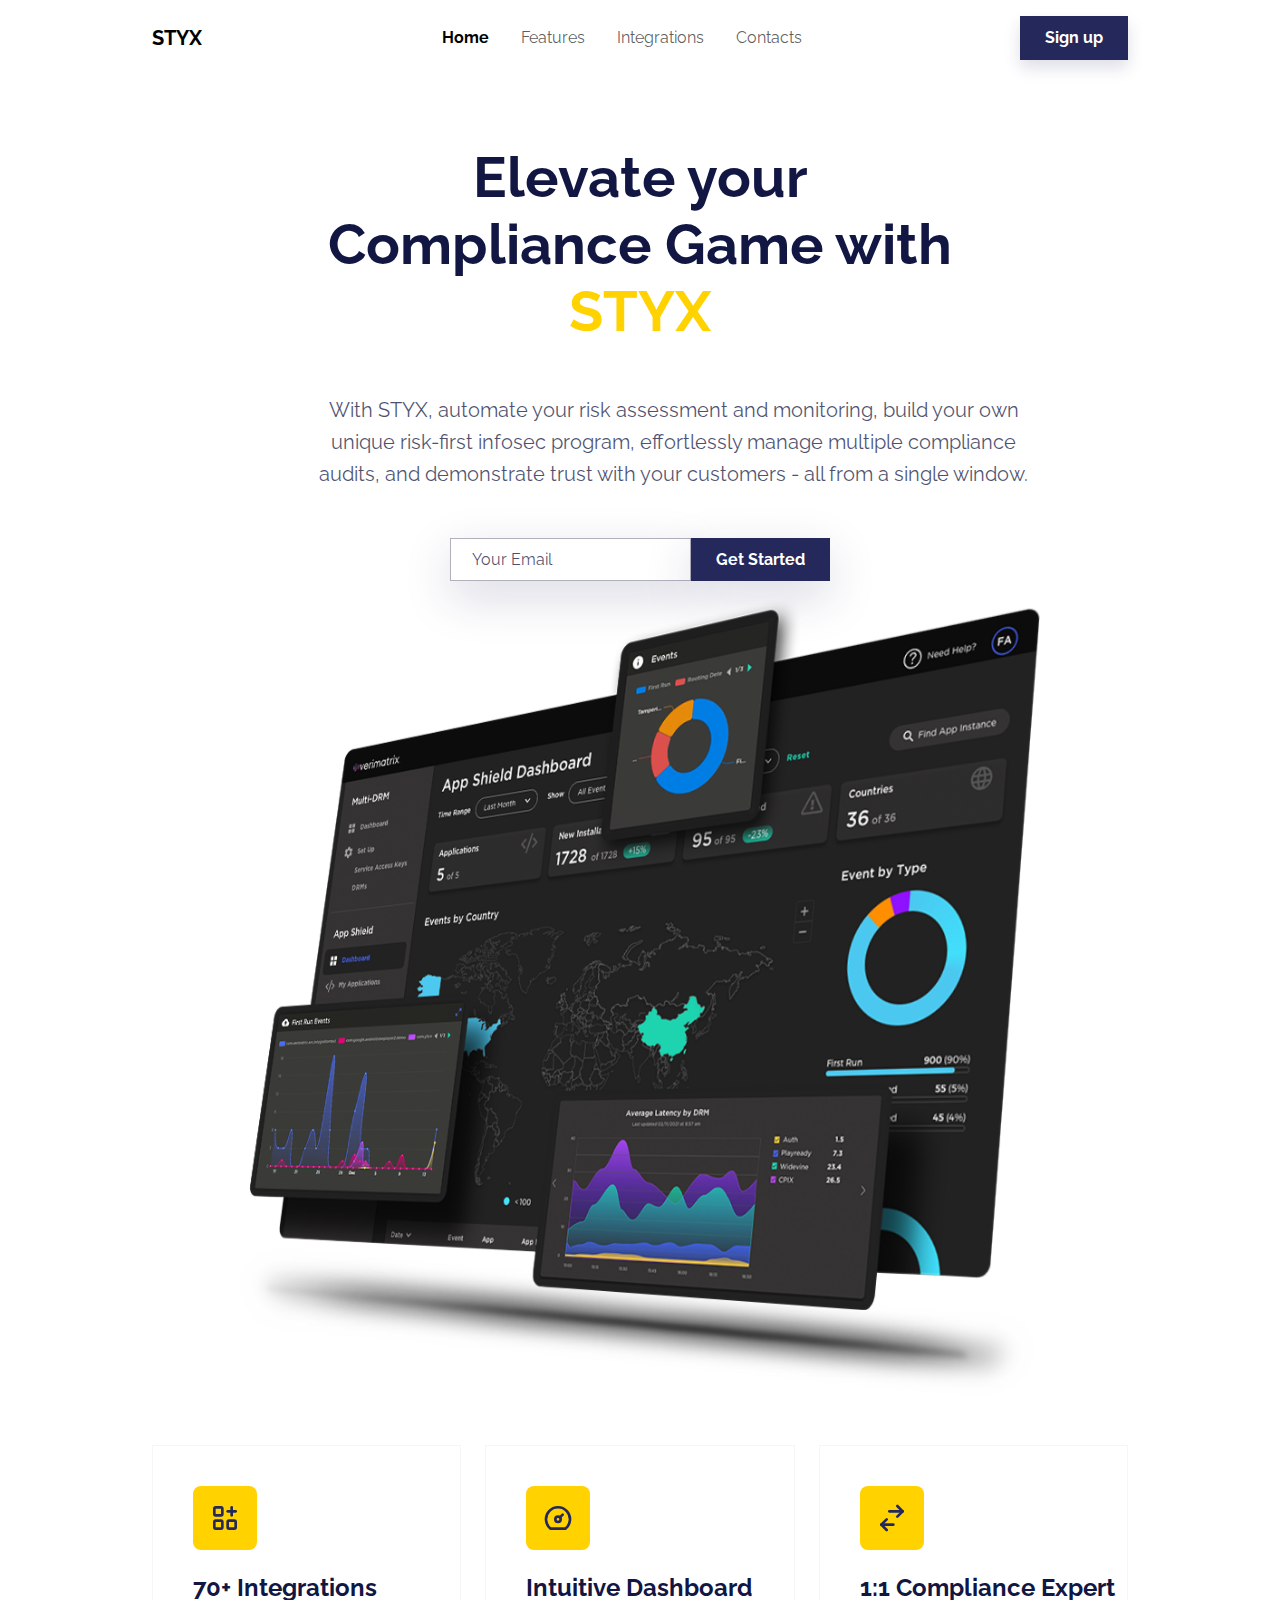
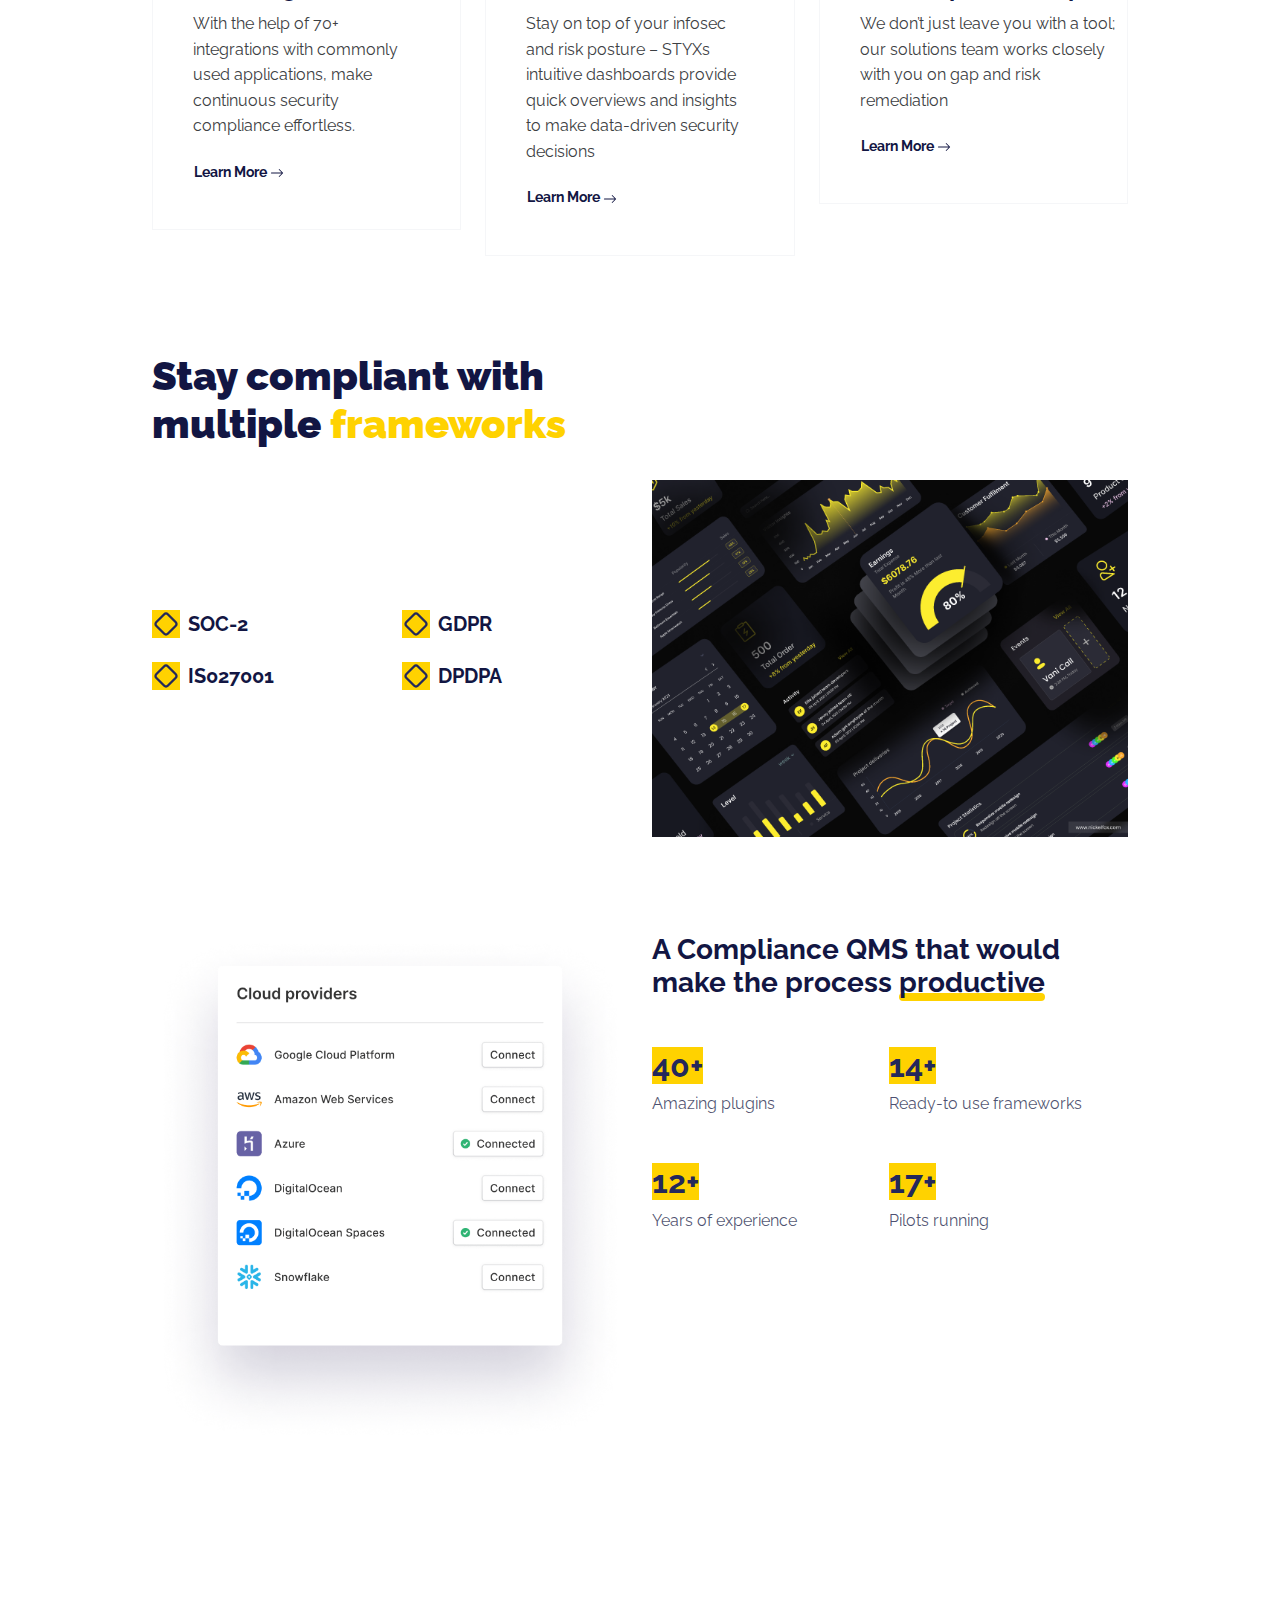
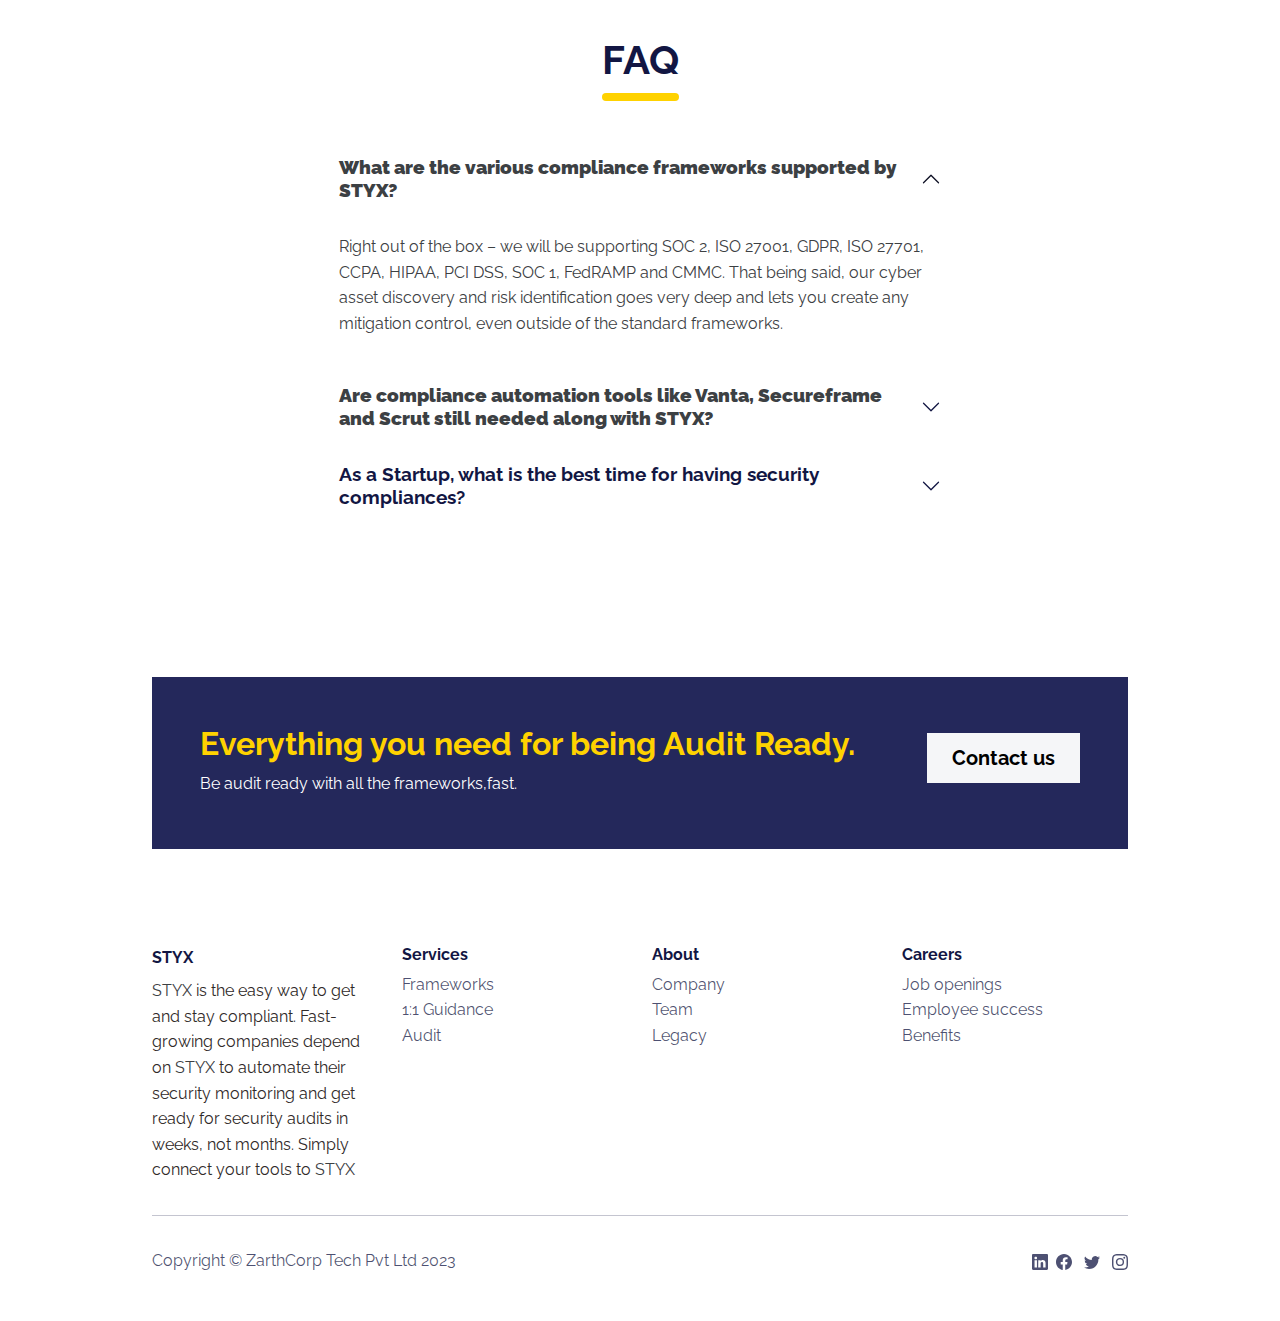
<file: index.html>
<!DOCTYPE html>
<html data-bs-theme="light" lang="en">

<head>
    <meta charset="utf-8">
    <meta name="viewport" content="width=device-width, initial-scale=1.0, shrink-to-fit=no">
    <title>Home - Brand</title>
    <link rel="stylesheet" href="assets/bootstrap/css/bootstrap.min.css">
    <link rel="stylesheet" href="https://fonts.googleapis.com/css?family=Raleway:300italic,400italic,600italic,700italic,800italic,400,300,600,700,800&amp;display=swap">
</head>

<body>
    <script>
        window.blocConfig = {
          blocId: "CM16899403640138432",
        }
    </script>
    <script src='https://embed.askbloc.ai/api/embed'></script>

    <nav class="navbar navbar-expand-md fixed-top navbar-shrink py-3 navbar-light" id="mainNav">
        <div class="container"><a class="navbar-brand d-flex align-items-center" href="/"><span style="color: 255,210,0;">STYX&nbsp;</span></a><button data-bs-toggle="collapse" class="navbar-toggler" data-bs-target="#navcol-1"><span class="visually-hidden">Toggle navigation</span><span class="navbar-toggler-icon"></span></button>
            <div class="collapse navbar-collapse" id="navcol-1">
                <ul class="navbar-nav mx-auto">
                    <li class="nav-item"><a class="nav-link active" href="index.html">Home</a></li>
                    <li class="nav-item"><a class="nav-link" href="features.html">Features</a></li>
                    <li class="nav-item"><a class="nav-link" href="integrations.html">Integrations</a></li>
                    <li class="nav-item"><a class="nav-link" href="contacts.html">Contacts</a></li>
                </ul><a class="btn btn-primary shadow" role="button" href="https://forms.gle/PVbZhEm9NqwEzxpr6">Sign up</a>
            </div>
        </div>
    </nav>
    <header class="pt-5">
        <div class="container pt-4 pt-xl-5">
            <div class="row pt-5">
                <div class="col-md-8 text-center text-md-start mx-auto">
                    <div class="text-center">
                        <h1 class="display-4 fw-bold mb-5">Elevate your Compliance Game with <span style="color: rgb(255, 210, 0);">STYX</span></h1>
                        <p class="fs-5 text-muted mb-5" style="width: 710PX;">With STYX, automate your risk assessment and monitoring, build your own<br>unique risk-first infosec program, effortlessly manage multiple compliance<br>audits, and demonstrate trust with your customers - all from a single window.</p>
                        <form class="d-flex justify-content-center flex-wrap" method="post">
                            <div class="shadow-lg mb-3"><input class="form-control" type="email" name="email" placeholder="Your Email"></div>
                            <div class="shadow-lg mb-3"><a class="btn btn-primary" role="button" href="https://forms.gle/PVbZhEm9NqwEzxpr6">Get Started</a></div>
                        </form>
                    </div>
                </div>
                <div class="col-12 col-lg-10 mx-auto">
                    <div class="text-center position-relative"><img class="img-fluid" src="assets/img/illustrations/3d%20dashboard.png" style="width: 800px;"></div>
                </div>
            </div>
        </div>
    </header>
    <section>
        <div class="container py-4 py-xl-5">
            <div class="row gy-4 row-cols-1 row-cols-md-2 row-cols-lg-3">
                <div class="col">
                    <div class="card border-light border-1 d-flex justify-content-center p-4">
                        <div class="card-body">
                            <div class="bs-icon-lg bs-icon-rounded bs-icon-secondary d-flex flex-shrink-0 justify-content-center align-items-center d-inline-block mb-4 bs-icon"><svg xmlns="http://www.w3.org/2000/svg" width="1em" height="1em" viewBox="0 0 24 24" stroke-width="2" stroke="currentColor" fill="none" stroke-linecap="round" stroke-linejoin="round" class="icon icon-tabler icon-tabler-apps">
                                    <path stroke="none" d="M0 0h24v24H0z" fill="none"></path>
                                    <rect x="4" y="4" width="6" height="6" rx="1"></rect>
                                    <rect x="4" y="14" width="6" height="6" rx="1"></rect>
                                    <rect x="14" y="14" width="6" height="6" rx="1"></rect>
                                    <line x1="14" y1="7" x2="20" y2="7"></line>
                                    <line x1="17" y1="4" x2="17" y2="10"></line>
                                </svg></div>
                            <div>
                                <h4 class="fw-bold">70+ Integrations</h4>
                                <p class="text-muted"><span style="color: rgb(60, 64, 67);">With the help of 70+ integrations with commonly used applications, make continuous security compliance effortless.</span></p><button class="btn btn-sm px-0" type="button">Learn More&nbsp;<svg xmlns="http://www.w3.org/2000/svg" width="1em" height="1em" fill="currentColor" viewBox="0 0 16 16" class="bi bi-arrow-right">
                                        <path fill-rule="evenodd" d="M1 8a.5.5 0 0 1 .5-.5h11.793l-3.147-3.146a.5.5 0 0 1 .708-.708l4 4a.5.5 0 0 1 0 .708l-4 4a.5.5 0 0 1-.708-.708L13.293 8.5H1.5A.5.5 0 0 1 1 8z"></path>
                                    </svg><br></button>
                            </div>
                        </div>
                    </div>
                </div>
                <div class="col">
                    <div class="card border-light border-1 d-flex justify-content-center p-4">
                        <div class="card-body">
                            <div class="bs-icon-lg bs-icon-rounded bs-icon-secondary d-flex flex-shrink-0 justify-content-center align-items-center d-inline-block mb-4 bs-icon"><svg xmlns="http://www.w3.org/2000/svg" width="1em" height="1em" viewBox="0 0 24 24" stroke-width="2" stroke="currentColor" fill="none" stroke-linecap="round" stroke-linejoin="round" class="icon icon-tabler icon-tabler-dashboard">
                                    <path stroke="none" d="M0 0h24v24H0z" fill="none"></path>
                                    <circle cx="12" cy="13" r="2"></circle>
                                    <line x1="13.45" y1="11.55" x2="15.5" y2="9.5"></line>
                                    <path d="M6.4 20a9 9 0 1 1 11.2 0Z"></path>
                                </svg></div>
                            <div>
                                <h4 class="fw-bold">Intuitive Dashboard</h4>
                                <p class="text-muted"><span style="color: rgb(60, 64, 67);">Stay on top of your infosec and risk posture – STYXs intuitive dashboards provide quick overviews and insights to make data-driven security decisions</span></p><button class="btn btn-sm px-0" type="button">Learn More&nbsp;<svg xmlns="http://www.w3.org/2000/svg" width="1em" height="1em" fill="currentColor" viewBox="0 0 16 16" class="bi bi-arrow-right">
                                        <path fill-rule="evenodd" d="M1 8a.5.5 0 0 1 .5-.5h11.793l-3.147-3.146a.5.5 0 0 1 .708-.708l4 4a.5.5 0 0 1 0 .708l-4 4a.5.5 0 0 1-.708-.708L13.293 8.5H1.5A.5.5 0 0 1 1 8z"></path>
                                    </svg><br></button>
                            </div>
                        </div>
                    </div>
                </div>
                <div class="col">
                    <div class="card border-light border-1 d-flex justify-content-center p-4">
                        <div class="card-body" style="width: 300px;">
                            <div class="bs-icon-lg bs-icon-rounded bs-icon-secondary d-flex flex-shrink-0 justify-content-center align-items-center d-inline-block mb-4 bs-icon"><svg xmlns="http://www.w3.org/2000/svg" width="1em" height="1em" viewBox="0 0 24 24" stroke-width="2" stroke="currentColor" fill="none" stroke-linecap="round" stroke-linejoin="round" class="icon icon-tabler icon-tabler-switch-horizontal">
                                    <path stroke="none" d="M0 0h24v24H0z" fill="none"></path>
                                    <polyline points="16 3 20 7 16 11"></polyline>
                                    <line x1="10" y1="7" x2="20" y2="7"></line>
                                    <polyline points="8 13 4 17 8 21"></polyline>
                                    <line x1="4" y1="17" x2="13" y2="17"></line>
                                </svg></div>
                            <div>
                                <h4 class="fw-bold">1:1 Compliance Expert</h4>
                                <p class="text-muted"><span style="color: rgb(60, 64, 67);">We don’t just leave you with a tool; our solutions team works closely with you on gap and risk remediation</span></p><button class="btn btn-sm px-0" type="button">Learn More&nbsp;<svg xmlns="http://www.w3.org/2000/svg" width="1em" height="1em" fill="currentColor" viewBox="0 0 16 16" class="bi bi-arrow-right">
                                        <path fill-rule="evenodd" d="M1 8a.5.5 0 0 1 .5-.5h11.793l-3.147-3.146a.5.5 0 0 1 .708-.708l4 4a.5.5 0 0 1 0 .708l-4 4a.5.5 0 0 1-.708-.708L13.293 8.5H1.5A.5.5 0 0 1 1 8z"></path>
                                    </svg><br></button>
                            </div>
                        </div>
                    </div>
                </div>
            </div>
        </div>
    </section>
    <section>
        <div class="container py-4 py-xl-5">
            <div class="row">
                <div class="col-md-6">
                    <h3 class="display-6 fw-bold pb-md-4"><strong>Stay compliant with multiple<span style="color: rgba(0, 0, 0, 0);"> </span><span style="color: rgb(255, 210, 0);">frameworks</span></strong></h3>
                </div>
                <div class="col-md-6 pt-4">
                    <p class="text-muted mb-4"></p>
                </div>
            </div>
            <div class="row gy-4 gy-md-0">
                <div class="col-md-6 d-flex d-sm-flex d-md-flex justify-content-center align-items-center justify-content-md-start align-items-md-center justify-content-xl-center">
                    <div>
                        <div class="row gy-2 row-cols-1 row-cols-sm-2">
                            <div class="col text-center text-md-start">
                                <div class="d-flex justify-content-center align-items-center justify-content-md-start"><svg xmlns="http://www.w3.org/2000/svg" width="1em" height="1em" viewBox="0 0 24 24" stroke-width="2" stroke="currentColor" fill="none" stroke-linecap="round" stroke-linejoin="round" class="icon icon-tabler icon-tabler-square-rotated fs-3 text-primary bg-warning">
                                        <path stroke="none" d="M0 0h24v24H0z" fill="none"></path>
                                        <path d="M10.5 20.4l-6.9-6.9c-.781-.781-.781-2.219 0-3l6.9-6.9c.781-.781 2.219-.781 3 0l6.9 6.9c.781.781.781 2.219 0 3l-6.9 6.9c-.781.781-2.219.781-3 0z"></path>
                                    </svg>
                                    <h5 class="fw-bold mb-0 ms-2">SOC-2</h5>
                                </div>
                                <p class="text-muted my-3"></p>
                            </div>
                            <div class="col text-center text-md-start">
                                <div class="d-flex justify-content-center align-items-center justify-content-md-start"><svg xmlns="http://www.w3.org/2000/svg" width="1em" height="1em" viewBox="0 0 24 24" stroke-width="2" stroke="currentColor" fill="none" stroke-linecap="round" stroke-linejoin="round" class="icon icon-tabler icon-tabler-square-rotated fs-3 text-primary bg-warning">
                                        <path stroke="none" d="M0 0h24v24H0z" fill="none"></path>
                                        <path d="M10.5 20.4l-6.9-6.9c-.781-.781-.781-2.219 0-3l6.9-6.9c.781-.781 2.219-.781 3 0l6.9 6.9c.781.781.781 2.219 0 3l-6.9 6.9c-.781.781-2.219.781-3 0z"></path>
                                    </svg>
                                    <h5 class="fw-bold mb-0 ms-2">GDPR</h5>
                                </div>
                                <p class="text-muted my-3"></p>
                            </div>
                            <div class="col text-center text-md-start">
                                <div class="d-flex justify-content-center align-items-center justify-content-md-start"><svg xmlns="http://www.w3.org/2000/svg" width="1em" height="1em" viewBox="0 0 24 24" stroke-width="2" stroke="currentColor" fill="none" stroke-linecap="round" stroke-linejoin="round" class="icon icon-tabler icon-tabler-square-rotated fs-3 text-primary bg-warning">
                                        <path stroke="none" d="M0 0h24v24H0z" fill="none"></path>
                                        <path d="M10.5 20.4l-6.9-6.9c-.781-.781-.781-2.219 0-3l6.9-6.9c.781-.781 2.219-.781 3 0l6.9 6.9c.781.781.781 2.219 0 3l-6.9 6.9c-.781.781-2.219.781-3 0z"></path>
                                    </svg>
                                    <h5 class="fw-bold mb-0 ms-2">IS027001</h5>
                                </div>
                                <p class="text-muted my-3"></p>
                            </div>
                            <div class="col text-center text-md-start">
                                <div class="d-flex justify-content-center align-items-center justify-content-md-start"><svg xmlns="http://www.w3.org/2000/svg" width="1em" height="1em" viewBox="0 0 24 24" stroke-width="2" stroke="currentColor" fill="none" stroke-linecap="round" stroke-linejoin="round" class="icon icon-tabler icon-tabler-square-rotated fs-3 text-primary bg-warning">
                                        <path stroke="none" d="M0 0h24v24H0z" fill="none"></path>
                                        <path d="M10.5 20.4l-6.9-6.9c-.781-.781-.781-2.219 0-3l6.9-6.9c.781-.781 2.219-.781 3 0l6.9 6.9c.781.781.781 2.219 0 3l-6.9 6.9c-.781.781-2.219.781-3 0z"></path>
                                    </svg>
                                    <h5 class="fw-bold mb-0 ms-2">DPDPA</h5>
                                </div>
                                <p class="text-muted my-3"></p>
                            </div>
                        </div>
                    </div>
                </div>
                <div class="col-md-6 order-first order-md-last">
                    <div><img class="rounded img-fluid w-100 fit-cover" style="min-height: 300px;" src="assets/img/illustrations/header.png"></div>
                </div>
            </div>
        </div>
    </section>
    <section>
        <div class="container py-4 py-xl-5">
            <div class="row gy-4 gy-md-0">
                <div class="col-md-6 text-center text-md-start d-flex d-sm-flex d-md-flex justify-content-center align-items-center justify-content-md-start align-items-md-center justify-content-xl-center">
                    <div><img class="rounded img-fluid fit-cover" style="min-height: 300px;" src="assets/img/illustrations/6298d5a08de90423ae71c79e_Default%20Content%20Card-min.png" width="800"></div>
                </div>
                <div class="col">
                    <div style="max-width: 450px;">
                        <h3 class="fw-bold pb-md-4">A Compliance QMS that would make the process&nbsp;<span class="underline">productive</span></h3>
                        <p class="text-muted py-4 py-md-0"></p>
                        <div class="row gy-4 row-cols-2 row-cols-md-2">
                            <div class="col">
                                <div><span class="fs-2 fw-bold text-primary bg-warning">40+</span>
                                    <p class="fw-normal text-muted">Amazing plugins</p>
                                </div>
                            </div>
                            <div class="col">
                                <div><span class="fs-2 fw-bold text-primary bg-warning">14+</span>
                                    <p class="fw-normal text-muted">Ready-to use frameworks</p>
                                </div>
                            </div>
                            <div class="col">
                                <div><span class="fs-2 fw-bold text-primary bg-warning">12+</span>
                                    <p class="fw-normal text-muted">Years of experience</p>
                                </div>
                            </div>
                            <div class="col">
                                <div><span class="fs-2 fw-bold text-primary bg-warning">17+</span>
                                    <p class="fw-normal text-muted">Pilots running</p>
                                </div>
                            </div>
                        </div>
                    </div>
                </div>
            </div>
        </div>
    </section>
    <section class="py-5"></section>
    <section class="py-4 py-xl-5 mb-5">
        <div class="container">
            <div class="row mb-2">
                <div class="col-md-8 col-xl-6 text-center mx-auto">
                    <h2 class="display-6 fw-bold mb-5"><span class="pb-3 underline">FAQ<br></span></h2>
                    <p class="text-muted mb-5"></p>
                </div>
            </div>
            <div class="row mb-2">
                <div class="col-md-8 mx-auto">
                    <div class="accordion text-muted" role="tablist" id="accordion-1">
                        <div class="accordion-item">
                            <h2 class="accordion-header" role="tab"><button class="accordion-button" type="button" data-bs-toggle="collapse" data-bs-target="#accordion-1 .item-1" aria-expanded="true" aria-controls="accordion-1 .item-1"><strong><span style="color: rgb(60, 64, 67); background-color: var( --e-global-color-uicore_light );">What are the various compliance frameworks supported by STYX?</span></strong></button></h2>
                            <div class="accordion-collapse collapse show item-1" role="tabpanel" data-bs-parent="#accordion-1">
                                <div class="accordion-body">
                                    <p><span style="color: rgb(60, 64, 67);">Right out of the box – we will be supporting SOC 2, ISO 27001, GDPR, ISO 27701, CCPA, HIPAA, PCI DSS, SOC 1, FedRAMP and CMMC. That being said, our cyber asset discovery and risk identification goes very deep and lets you create any mitigation control, even outside of the standard frameworks.</span></p>
                                </div>
                            </div>
                        </div>
                        <div class="accordion-item">
                            <h2 class="accordion-header" role="tab"><button class="accordion-button collapsed" type="button" data-bs-toggle="collapse" data-bs-target="#accordion-1 .item-2" aria-expanded="false" aria-controls="accordion-1 .item-2"><strong><span style="color: rgb(60, 64, 67); background-color: var( --e-global-color-uicore_light );">Are compliance automation tools like Vanta, Secureframe and Scrut still needed along with STYX?</span></strong></button></h2>
                            <div class="accordion-collapse collapse item-2" role="tabpanel" data-bs-parent="#accordion-1">
                                <div class="accordion-body">
                                    <p class="mb-0"><span style="color: rgb(60, 64, 67);">Absolutely not – we take an asset-first and risk-first approach to identify all threats first, irrespective of what standards they correspond to, but the D.O.T platform supports all compliance frameworks right out of the box, with end-to-end solution support, so you neither have to work with other tools, nor external consultants.</span><br></p>
                                </div>
                            </div>
                        </div>
                        <div class="accordion-item">
                            <h2 class="accordion-header" role="tab"><button class="accordion-button collapsed" type="button" data-bs-toggle="collapse" data-bs-target="#accordion-1 .item-3" aria-expanded="false" aria-controls="accordion-1 .item-3">As a Startup, what is the best time for having security compliances?</button></h2>
                            <div class="accordion-collapse collapse item-3" role="tabpanel" data-bs-parent="#accordion-1">
                                <div class="accordion-body">
                                    <p class="mb-0"><span style="color: rgb(34, 29, 29);">No matter the size of your organization, the right time to get your security compliance was yesterday!</span><br></p>
                                    <p><span style="color: rgb(38, 33, 33);">That being said, there aren’t any set timelines on when is the right time to pursue security compliance. In our experience, organisations&nbsp;typically pursue security compliance following triggers, such as customer asks, before entering new geographies, to get a competitive edge, and more. We’ve also seen organisations&nbsp;kickstart their compliance journeys even before securing their first customer.</span></p>
                                </div>
                            </div>
                        </div>
                    </div>
                </div>
            </div>
        </div>
    </section>
    <section class="py-4 py-xl-5">
        <div class="container">
            <div class="text-white bg-primary border rounded border-0 border-primary d-flex flex-column justify-content-between flex-lg-row p-4 p-md-5">
                <div class="pb-2 pb-lg-1">
                    <h2 class="fw-bold text-warning mb-2">Everything you need for being Audit Ready.</h2>
                    <p class="mb-0">Be audit ready with all the frameworks,fast.</p>
                </div>
                <div class="my-2"><a class="btn btn-light fs-5 py-2 px-4" role="button" href="https://forms.gle/PVbZhEm9NqwEzxpr6">Contact us</a></div>
            </div>
        </div>
    </section>
    <footer>
        <div class="container py-4 py-lg-5">
            <div class="row row-cols-2 row-cols-md-4">
                <div class="col-12 col-md-3">
                    <div class="fw-bold d-flex align-items-center mb-2"><span>STYX</span></div>
                    <p class="text-muted"><span style="color: rgb(60, 64, 67);">STYX</span><span style="color: rgb(47, 41, 41); background-color: rgb(255, 255, 255);">&nbsp;is the easy way to get and stay compliant. Fast-growing companies depend on&nbsp;</span><span style="color: rgb(60, 64, 67);">STYX</span><span style="color: rgb(47, 41, 41); background-color: rgb(255, 255, 255);">&nbsp;to automate their security monitoring and get ready for security audits in weeks, not months. Simply connect your tools to&nbsp;</span><span style="color: rgb(60, 64, 67);">STYX</span></p>
                </div>
                <div class="col-sm-4 col-md-3 text-lg-start d-flex flex-column">
                    <h3 class="fs-6 fw-bold">Services</h3>
                    <ul class="list-unstyled">
                        <li><a href="#">Frameworks</a></li>
                        <li><a href="#">1:1 Guidance</a></li>
                        <li><a href="#">Audit</a></li>
                    </ul>
                </div>
                <div class="col-sm-4 col-md-3 text-lg-start d-flex flex-column">
                    <h3 class="fs-6 fw-bold">About</h3>
                    <ul class="list-unstyled">
                        <li><a href="#">Company</a></li>
                        <li><a href="#">Team</a></li>
                        <li><a href="#">Legacy</a></li>
                    </ul>
                </div>
                <div class="col-sm-4 col-md-3 text-lg-start d-flex flex-column">
                    <h3 class="fs-6 fw-bold">Careers</h3>
                    <ul class="list-unstyled">
                        <li><a href="#">Job openings</a></li>
                        <li><a href="#">Employee success</a></li>
                        <li><a href="#">Benefits</a></li>
                    </ul>
                </div>
            </div>
            <hr>
            <div class="text-muted d-flex justify-content-between align-items-center pt-3">
                <p class="mb-0">Copyright © ZarthCorp Tech Pvt Ltd 2023</p>
                <ul class="list-inline mb-0">
                    <li class="list-inline-item"><svg xmlns="http://www.w3.org/2000/svg" width="1em" height="1em" fill="currentColor" viewBox="0 0 16 16" class="bi bi-linkedin" style="transform: translate(-8px);">
                            <path d="M0 1.146C0 .513.526 0 1.175 0h13.65C15.474 0 16 .513 16 1.146v13.708c0 .633-.526 1.146-1.175 1.146H1.175C.526 16 0 15.487 0 14.854V1.146zm4.943 12.248V6.169H2.542v7.225h2.401zm-1.2-8.212c.837 0 1.358-.554 1.358-1.248-.015-.709-.52-1.248-1.342-1.248-.822 0-1.359.54-1.359 1.248 0 .694.521 1.248 1.327 1.248h.016zm4.908 8.212V9.359c0-.216.016-.432.08-.586.173-.431.568-.878 1.232-.878.869 0 1.216.662 1.216 1.634v3.865h2.401V9.25c0-2.22-1.184-3.252-2.764-3.252-1.274 0-1.845.7-2.165 1.193v.025h-.016a5.54 5.54 0 0 1 .016-.025V6.169h-2.4c.03.678 0 7.225 0 7.225h2.4z"></path>
                        </svg><svg xmlns="http://www.w3.org/2000/svg" width="1em" height="1em" fill="currentColor" viewBox="0 0 16 16" class="bi bi-facebook">
                            <path d="M16 8.049c0-4.446-3.582-8.05-8-8.05C3.58 0-.002 3.603-.002 8.05c0 4.017 2.926 7.347 6.75 7.951v-5.625h-2.03V8.05H6.75V6.275c0-2.017 1.195-3.131 3.022-3.131.876 0 1.791.157 1.791.157v1.98h-1.009c-.993 0-1.303.621-1.303 1.258v1.51h2.218l-.354 2.326H9.25V16c3.824-.604 6.75-3.934 6.75-7.951z"></path>
                        </svg></li>
                    <li class="list-inline-item"><svg xmlns="http://www.w3.org/2000/svg" width="1em" height="1em" fill="currentColor" viewBox="0 0 16 16" class="bi bi-twitter">
                            <path d="M5.026 15c6.038 0 9.341-5.003 9.341-9.334 0-.14 0-.282-.006-.422A6.685 6.685 0 0 0 16 3.542a6.658 6.658 0 0 1-1.889.518 3.301 3.301 0 0 0 1.447-1.817 6.533 6.533 0 0 1-2.087.793A3.286 3.286 0 0 0 7.875 6.03a9.325 9.325 0 0 1-6.767-3.429 3.289 3.289 0 0 0 1.018 4.382A3.323 3.323 0 0 1 .64 6.575v.045a3.288 3.288 0 0 0 2.632 3.218 3.203 3.203 0 0 1-.865.115 3.23 3.23 0 0 1-.614-.057 3.283 3.283 0 0 0 3.067 2.277A6.588 6.588 0 0 1 .78 13.58a6.32 6.32 0 0 1-.78-.045A9.344 9.344 0 0 0 5.026 15z"></path>
                        </svg></li>
                    <li class="list-inline-item"><svg xmlns="http://www.w3.org/2000/svg" width="1em" height="1em" fill="currentColor" viewBox="0 0 16 16" class="bi bi-instagram">
                            <path d="M8 0C5.829 0 5.556.01 4.703.048 3.85.088 3.269.222 2.76.42a3.917 3.917 0 0 0-1.417.923A3.927 3.927 0 0 0 .42 2.76C.222 3.268.087 3.85.048 4.7.01 5.555 0 5.827 0 8.001c0 2.172.01 2.444.048 3.297.04.852.174 1.433.372 1.942.205.526.478.972.923 1.417.444.445.89.719 1.416.923.51.198 1.09.333 1.942.372C5.555 15.99 5.827 16 8 16s2.444-.01 3.298-.048c.851-.04 1.434-.174 1.943-.372a3.916 3.916 0 0 0 1.416-.923c.445-.445.718-.891.923-1.417.197-.509.332-1.09.372-1.942C15.99 10.445 16 10.173 16 8s-.01-2.445-.048-3.299c-.04-.851-.175-1.433-.372-1.941a3.926 3.926 0 0 0-.923-1.417A3.911 3.911 0 0 0 13.24.42c-.51-.198-1.092-.333-1.943-.372C10.443.01 10.172 0 7.998 0h.003zm-.717 1.442h.718c2.136 0 2.389.007 3.232.046.78.035 1.204.166 1.486.275.373.145.64.319.92.599.28.28.453.546.598.92.11.281.24.705.275 1.485.039.843.047 1.096.047 3.231s-.008 2.389-.047 3.232c-.035.78-.166 1.203-.275 1.485a2.47 2.47 0 0 1-.599.919c-.28.28-.546.453-.92.598-.28.11-.704.24-1.485.276-.843.038-1.096.047-3.232.047s-2.39-.009-3.233-.047c-.78-.036-1.203-.166-1.485-.276a2.478 2.478 0 0 1-.92-.598 2.48 2.48 0 0 1-.6-.92c-.109-.281-.24-.705-.275-1.485-.038-.843-.046-1.096-.046-3.233 0-2.136.008-2.388.046-3.231.036-.78.166-1.204.276-1.486.145-.373.319-.64.599-.92.28-.28.546-.453.92-.598.282-.11.705-.24 1.485-.276.738-.034 1.024-.044 2.515-.045v.002zm4.988 1.328a.96.96 0 1 0 0 1.92.96.96 0 0 0 0-1.92zm-4.27 1.122a4.109 4.109 0 1 0 0 8.217 4.109 4.109 0 0 0 0-8.217zm0 1.441a2.667 2.667 0 1 1 0 5.334 2.667 2.667 0 0 1 0-5.334z"></path>
                        </svg></li>
                </ul>
            </div>
        </div>
    </footer>
    <script src="assets/bootstrap/js/bootstrap.min.js"></script>
    <script src="assets/js/startup-modern.js"></script>
</body>

</html>
</file>
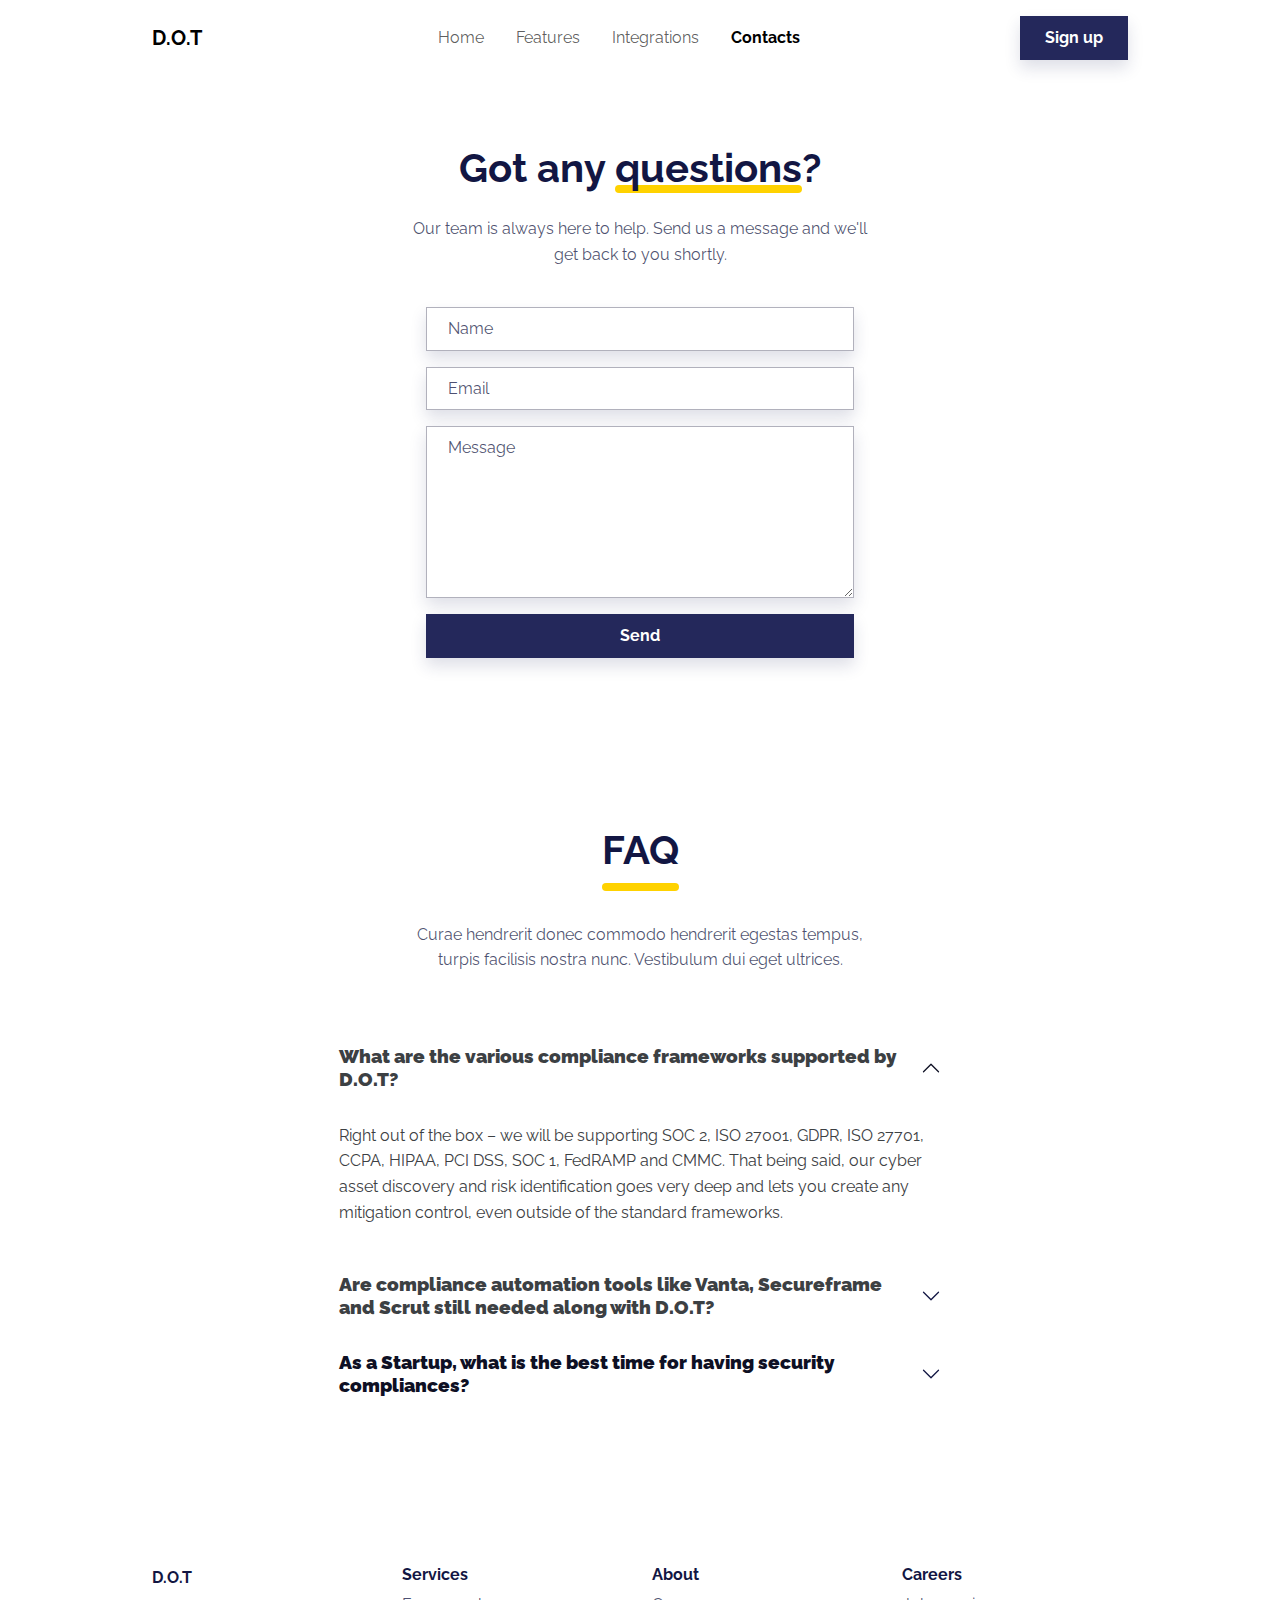
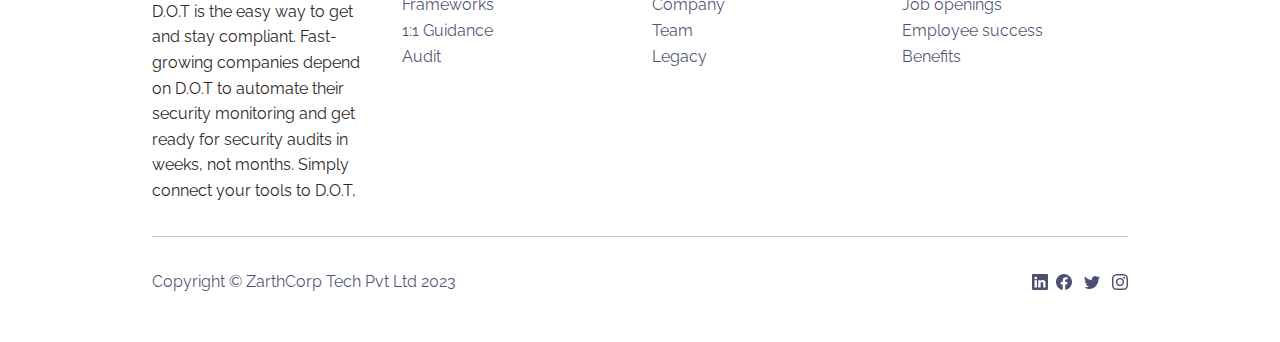
<file: contacts.html>
<!DOCTYPE html>
<html lang="en">

<head>
    <meta charset="utf-8">
    <meta name="viewport" content="width=device-width, initial-scale=1.0, shrink-to-fit=no">
    <title>Contacts - Brand</title>
    <link rel="stylesheet" href="assets/bootstrap/css/bootstrap.min.css">
    <link rel="stylesheet" href="https://fonts.googleapis.com/css?family=Raleway:300italic,400italic,600italic,700italic,800italic,400,300,600,700,800&amp;display=swap">
</head>

<body>
    <nav class="navbar navbar-light navbar-expand-md fixed-top navbar-shrink py-3" id="mainNav">
        <div class="container"><a class="navbar-brand d-flex align-items-center" href="/"><span style="color: 255,210,0;">D.O.T</span></a><button data-bs-toggle="collapse" class="navbar-toggler" data-bs-target="#navcol-1"><span class="visually-hidden">Toggle navigation</span><span class="navbar-toggler-icon"></span></button>
            <div class="collapse navbar-collapse" id="navcol-1">
                <ul class="navbar-nav mx-auto">
                    <li class="nav-item"><a class="nav-link" href="index.html">Home</a></li>
                    <li class="nav-item"><a class="nav-link" href="features.html">Features</a></li>
                    <li class="nav-item"><a class="nav-link" href="integrations.html">Integrations</a></li>
                    <li class="nav-item"><a class="nav-link active" href="contacts.html">Contacts</a></li>
                </ul><a class="btn btn-primary shadow" role="button" href="https://forms.gle/PVbZhEm9NqwEzxpr6">Sign up</a>
            </div>
        </div>
    </nav>
    <section class="py-5 mt-5">
        <div class="container py-5">
            <div class="row">
                <div class="col-md-8 col-xl-6 text-center mx-auto">
                    <h2 class="display-6 fw-bold mb-4">Got any <span class="underline">questions</span>?</h2>
                    <p class="text-muted">Our team is always here to help. Send us a message and we'll get back to you shortly.</p>
                </div>
            </div>
            <div class="row d-flex justify-content-center">
                <div class="col-md-6">
                    <div>
                        <form class="p-3 p-xl-4" method="post">
                            <div class="mb-3"><input class="shadow form-control" type="text" id="name-1" name="name" placeholder="Name"></div>
                            <div class="mb-3"><input class="shadow form-control" type="email" id="email-1" name="email" placeholder="Email"></div>
                            <div class="mb-3"><textarea class="shadow form-control" id="message-1" name="message" rows="6" placeholder="Message"></textarea></div>
                            <div><button class="btn btn-primary shadow d-block w-100" type="submit">Send </button></div>
                        </form>
                    </div>
                </div>
            </div>
        </div>
    </section>
    <section class="py-4 py-xl-5 mb-5">
        <div class="container">
            <div class="row mb-2">
                <div class="col-md-8 col-xl-6 text-center mx-auto">
                    <h2 class="display-6 fw-bold mb-5"><span class="pb-3 underline">FAQ<br></span></h2>
                    <p class="text-muted mb-5">Curae hendrerit donec commodo hendrerit egestas tempus, turpis facilisis nostra nunc. Vestibulum dui eget ultrices.</p>
                </div>
            </div>
            <div class="row mb-2">
                <div class="col-md-8 mx-auto">
                    <div class="accordion text-muted" role="tablist" id="accordion-1">
                        <div class="accordion-item">
                            <h2 class="accordion-header" role="tab"><button class="accordion-button" type="button" data-bs-toggle="collapse" data-bs-target="#accordion-1 .item-1" aria-expanded="true" aria-controls="accordion-1 .item-1"><strong><span style="color: rgb(60, 64, 67); background-color: var( --e-global-color-uicore_light );">What are the various compliance frameworks supported by D.O.T?</span></strong><br></button></h2>
                            <div class="accordion-collapse collapse show item-1" role="tabpanel" data-bs-parent="#accordion-1">
                                <div class="accordion-body">
                                    <p><span style="color: rgb(60, 64, 67); background-color: var(--bs-accordion-bg);">Right out of the box – we will be supporting SOC 2, ISO 27001, GDPR, ISO 27701, CCPA, HIPAA, PCI DSS, SOC 1, FedRAMP and CMMC. That being said, our cyber asset discovery and risk identification goes very deep and lets you create any mitigation control, even outside of the standard frameworks.</span><br></p>
                                </div>
                            </div>
                        </div>
                        <div class="accordion-item">
                            <h2 class="accordion-header" role="tab"><button class="accordion-button collapsed" type="button" data-bs-toggle="collapse" data-bs-target="#accordion-1 .item-2" aria-expanded="false" aria-controls="accordion-1 .item-2"><strong><span style="color: rgb(60, 64, 67); background-color: var( --e-global-color-uicore_light );">Are compliance automation tools like Vanta, Secureframe and Scrut still needed along with D.O.T?</span></strong><br><br></button></h2>
                            <div class="accordion-collapse collapse item-2" role="tabpanel" data-bs-parent="#accordion-1">
                                <div class="accordion-body">
                                    <p class="mb-0"><span style="color: rgb(60, 64, 67); background-color: var(--bs-accordion-bg);">Absolutely not – we take an asset-first and risk-first approach to identify all threats first, irrespective of what standards they correspond to, but the D.O.T platform supports all compliance frameworks right out of the box, with end-to-end solution support, so you neither have to work with other tools, nor external consultants.</span><br><br></p>
                                </div>
                            </div>
                        </div>
                        <div class="accordion-item">
                            <h2 class="accordion-header" role="tab"><button class="accordion-button collapsed" type="button" data-bs-toggle="collapse" data-bs-target="#accordion-1 .item-3" aria-expanded="false" aria-controls="accordion-1 .item-3"><strong><span style="color: var(--bs-accordion-active-color); background-color: var(--bs-accordion-active-bg);">As a Startup, what is the best time for having security compliances?</span></strong><br></button></h2>
                            <div class="accordion-collapse collapse item-3" role="tabpanel" data-bs-parent="#accordion-1">
                                <div class="accordion-body">
                                    <p class="mb-0"><span style="color: rgb(34, 29, 29);">No matter the size of your organization, the right time to get your security compliance was yesterday!</span><br><span style="color: rgb(38, 33, 33);">That being said, there aren’t any set timelines on when is the right time to pursue security compliance. In our experience, organisations&nbsp;typically pursue security compliance following triggers, such as customer asks, before entering new geographies, to get a competitive edge, and more. We’ve also seen organisations&nbsp;kickstart their compliance journeys even before securing their first customer.</span></p>
                                </div>
                            </div>
                        </div>
                    </div>
                </div>
            </div>
        </div>
    </section>
    <footer>
        <div class="container py-4 py-lg-5">
            <div class="row row-cols-2 row-cols-md-4">
                <div class="col-12 col-md-3">
                    <div class="fw-bold d-flex align-items-center mb-2"><span>D.O.T</span></div>
                    <p class="text-muted"><span style="color: rgb(47, 41, 41); background-color: rgb(255, 255, 255);">D.O.T is the easy way to get and stay compliant. Fast-growing companies depend on D.O.T to automate their security monitoring and get ready for security audits in weeks, not months. Simply connect your tools to D.O.T,&nbsp;</span><br></p>
                </div>
                <div class="col-sm-4 col-md-3 text-lg-start d-flex flex-column">
                    <h3 class="fs-6 fw-bold">Services</h3>
                    <ul class="list-unstyled">
                        <li><a href="#">Frameworks</a></li>
                        <li><a href="#">1:1 Guidance</a></li>
                        <li><a href="#">Audit</a></li>
                    </ul>
                </div>
                <div class="col-sm-4 col-md-3 text-lg-start d-flex flex-column">
                    <h3 class="fs-6 fw-bold">About</h3>
                    <ul class="list-unstyled">
                        <li><a href="#">Company</a></li>
                        <li><a href="#">Team</a></li>
                        <li><a href="#">Legacy</a></li>
                    </ul>
                </div>
                <div class="col-sm-4 col-md-3 text-lg-start d-flex flex-column">
                    <h3 class="fs-6 fw-bold">Careers</h3>
                    <ul class="list-unstyled">
                        <li><a href="#">Job openings</a></li>
                        <li><a href="#">Employee success</a></li>
                        <li><a href="#">Benefits</a></li>
                    </ul>
                </div>
            </div>
            <hr>
            <div class="text-muted d-flex justify-content-between align-items-center pt-3">
                <p class="mb-0">Copyright © ZarthCorp Tech Pvt Ltd 2023</p>
                <ul class="list-inline mb-0">
                    <li class="list-inline-item"><svg xmlns="http://www.w3.org/2000/svg" width="1em" height="1em" fill="currentColor" viewBox="0 0 16 16" class="bi bi-linkedin" style="transform: translate(-8px);">
                            <path d="M0 1.146C0 .513.526 0 1.175 0h13.65C15.474 0 16 .513 16 1.146v13.708c0 .633-.526 1.146-1.175 1.146H1.175C.526 16 0 15.487 0 14.854V1.146zm4.943 12.248V6.169H2.542v7.225h2.401zm-1.2-8.212c.837 0 1.358-.554 1.358-1.248-.015-.709-.52-1.248-1.342-1.248-.822 0-1.359.54-1.359 1.248 0 .694.521 1.248 1.327 1.248h.016zm4.908 8.212V9.359c0-.216.016-.432.08-.586.173-.431.568-.878 1.232-.878.869 0 1.216.662 1.216 1.634v3.865h2.401V9.25c0-2.22-1.184-3.252-2.764-3.252-1.274 0-1.845.7-2.165 1.193v.025h-.016a5.54 5.54 0 0 1 .016-.025V6.169h-2.4c.03.678 0 7.225 0 7.225h2.4z"></path>
                        </svg><svg xmlns="http://www.w3.org/2000/svg" width="1em" height="1em" fill="currentColor" viewBox="0 0 16 16" class="bi bi-facebook">
                            <path d="M16 8.049c0-4.446-3.582-8.05-8-8.05C3.58 0-.002 3.603-.002 8.05c0 4.017 2.926 7.347 6.75 7.951v-5.625h-2.03V8.05H6.75V6.275c0-2.017 1.195-3.131 3.022-3.131.876 0 1.791.157 1.791.157v1.98h-1.009c-.993 0-1.303.621-1.303 1.258v1.51h2.218l-.354 2.326H9.25V16c3.824-.604 6.75-3.934 6.75-7.951z"></path>
                        </svg></li>
                    <li class="list-inline-item"><svg xmlns="http://www.w3.org/2000/svg" width="1em" height="1em" fill="currentColor" viewBox="0 0 16 16" class="bi bi-twitter">
                            <path d="M5.026 15c6.038 0 9.341-5.003 9.341-9.334 0-.14 0-.282-.006-.422A6.685 6.685 0 0 0 16 3.542a6.658 6.658 0 0 1-1.889.518 3.301 3.301 0 0 0 1.447-1.817 6.533 6.533 0 0 1-2.087.793A3.286 3.286 0 0 0 7.875 6.03a9.325 9.325 0 0 1-6.767-3.429 3.289 3.289 0 0 0 1.018 4.382A3.323 3.323 0 0 1 .64 6.575v.045a3.288 3.288 0 0 0 2.632 3.218 3.203 3.203 0 0 1-.865.115 3.23 3.23 0 0 1-.614-.057 3.283 3.283 0 0 0 3.067 2.277A6.588 6.588 0 0 1 .78 13.58a6.32 6.32 0 0 1-.78-.045A9.344 9.344 0 0 0 5.026 15z"></path>
                        </svg></li>
                    <li class="list-inline-item"><svg xmlns="http://www.w3.org/2000/svg" width="1em" height="1em" fill="currentColor" viewBox="0 0 16 16" class="bi bi-instagram">
                            <path d="M8 0C5.829 0 5.556.01 4.703.048 3.85.088 3.269.222 2.76.42a3.917 3.917 0 0 0-1.417.923A3.927 3.927 0 0 0 .42 2.76C.222 3.268.087 3.85.048 4.7.01 5.555 0 5.827 0 8.001c0 2.172.01 2.444.048 3.297.04.852.174 1.433.372 1.942.205.526.478.972.923 1.417.444.445.89.719 1.416.923.51.198 1.09.333 1.942.372C5.555 15.99 5.827 16 8 16s2.444-.01 3.298-.048c.851-.04 1.434-.174 1.943-.372a3.916 3.916 0 0 0 1.416-.923c.445-.445.718-.891.923-1.417.197-.509.332-1.09.372-1.942C15.99 10.445 16 10.173 16 8s-.01-2.445-.048-3.299c-.04-.851-.175-1.433-.372-1.941a3.926 3.926 0 0 0-.923-1.417A3.911 3.911 0 0 0 13.24.42c-.51-.198-1.092-.333-1.943-.372C10.443.01 10.172 0 7.998 0h.003zm-.717 1.442h.718c2.136 0 2.389.007 3.232.046.78.035 1.204.166 1.486.275.373.145.64.319.92.599.28.28.453.546.598.92.11.281.24.705.275 1.485.039.843.047 1.096.047 3.231s-.008 2.389-.047 3.232c-.035.78-.166 1.203-.275 1.485a2.47 2.47 0 0 1-.599.919c-.28.28-.546.453-.92.598-.28.11-.704.24-1.485.276-.843.038-1.096.047-3.232.047s-2.39-.009-3.233-.047c-.78-.036-1.203-.166-1.485-.276a2.478 2.478 0 0 1-.92-.598 2.48 2.48 0 0 1-.6-.92c-.109-.281-.24-.705-.275-1.485-.038-.843-.046-1.096-.046-3.233 0-2.136.008-2.388.046-3.231.036-.78.166-1.204.276-1.486.145-.373.319-.64.599-.92.28-.28.546-.453.92-.598.282-.11.705-.24 1.485-.276.738-.034 1.024-.044 2.515-.045v.002zm4.988 1.328a.96.96 0 1 0 0 1.92.96.96 0 0 0 0-1.92zm-4.27 1.122a4.109 4.109 0 1 0 0 8.217 4.109 4.109 0 0 0 0-8.217zm0 1.441a2.667 2.667 0 1 1 0 5.334 2.667 2.667 0 0 1 0-5.334z"></path>
                        </svg></li>
                </ul>
            </div>
        </div>
    </footer>
    <script src="assets/bootstrap/js/bootstrap.min.js"></script>
    <script src="assets/js/startup-modern.js"></script>
</body>

</html>
</file>
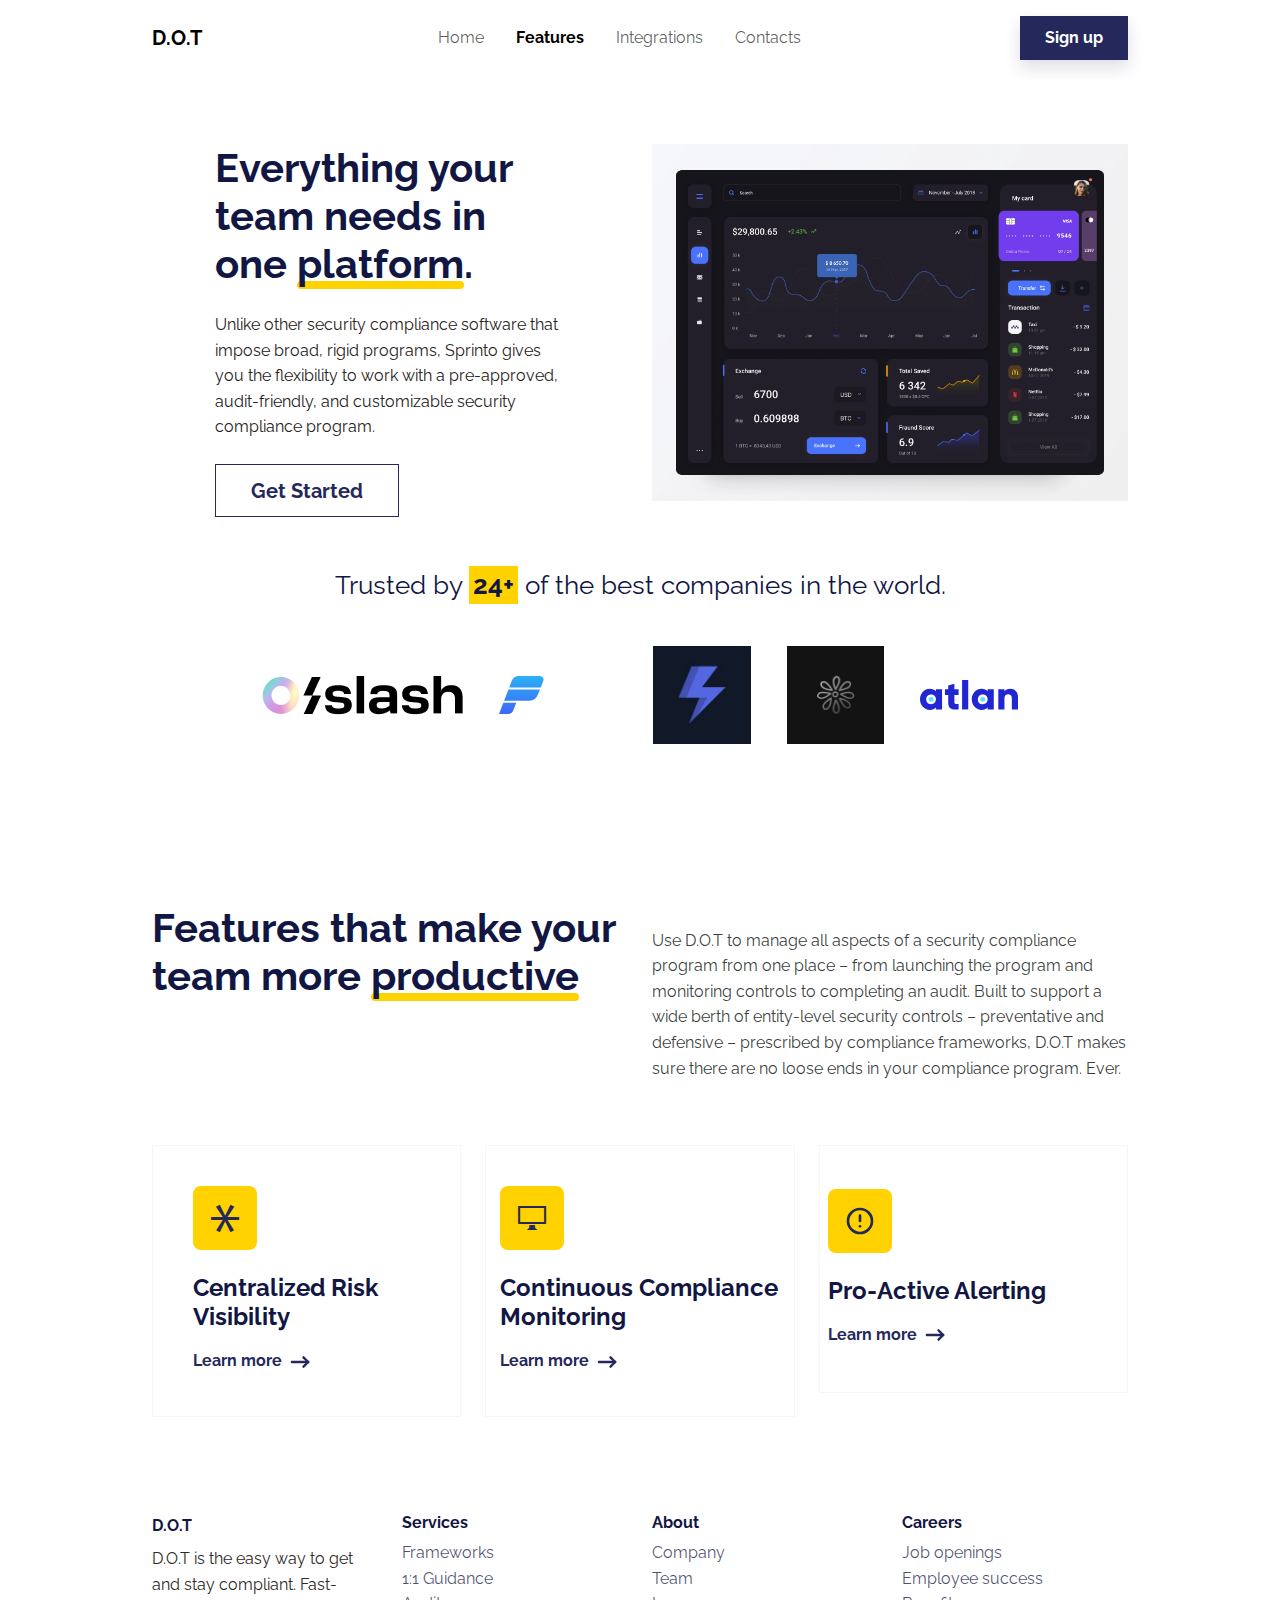
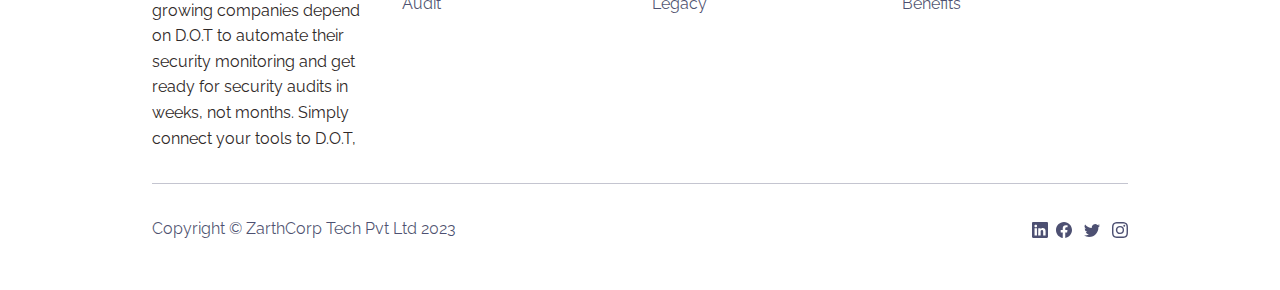
<file: features.html>
<!DOCTYPE html>
<html lang="en">

<head>
    <meta charset="utf-8">
    <meta name="viewport" content="width=device-width, initial-scale=1.0, shrink-to-fit=no">
    <title>Features - Brand</title>
    <link rel="stylesheet" href="assets/bootstrap/css/bootstrap.min.css">
    <link rel="stylesheet" href="https://fonts.googleapis.com/css?family=Raleway:300italic,400italic,600italic,700italic,800italic,400,300,600,700,800&amp;display=swap">
    <link rel="stylesheet" href="assets/fonts/ionicons.min.css">
</head>

<body>
    <nav class="navbar navbar-light navbar-expand-md fixed-top navbar-shrink py-3" id="mainNav">
        <div class="container"><a class="navbar-brand d-flex align-items-center" href="/"><span style="color: 255,210,0;">D.O.T</span></a><button data-bs-toggle="collapse" class="navbar-toggler" data-bs-target="#navcol-1"><span class="visually-hidden">Toggle navigation</span><span class="navbar-toggler-icon"></span></button>
            <div class="collapse navbar-collapse" id="navcol-1">
                <ul class="navbar-nav mx-auto">
                    <li class="nav-item"><a class="nav-link" href="index.html">Home</a></li>
                    <li class="nav-item"><a class="nav-link active" href="features.html">Features</a></li>
                    <li class="nav-item"><a class="nav-link" href="integrations.html">Integrations</a></li>
                    <li class="nav-item"><a class="nav-link" href="contacts.html">Contacts</a></li>
                </ul><a class="btn btn-primary shadow" role="button" href="https://forms.gle/PVbZhEm9NqwEzxpr6">Sign up</a>
            </div>
        </div>
    </nav>
    <section class="py-5 mt-5">
        <div class="container py-4 py-xl-5">
            <div class="row gy-4 gy-md-0">
                <div class="col-md-6 text-center text-md-start d-flex d-sm-flex d-md-flex justify-content-center align-items-center justify-content-md-start align-items-md-center justify-content-xl-center">
                    <div style="max-width: 350px;">
                        <h1 class="display-6 fw-bold mb-4">Everything your team needs in one&nbsp;<span class="underline">platform</span>.</h1>
                        <p class="my-4"><span style="color: rgb(40, 33, 33); background-color: rgb(255, 255, 255);">Unlike other security compliance software that impose broad, rigid programs, Sprinto gives you the flexibility to work with a pre-approved, audit-friendly, and customizable security compliance program.</span></p><a class="btn btn-outline-primary btn-lg" role="button" href="https://forms.gle/ddDUVXqr4LESh9iS8">Get Started</a>
                    </div>
                </div>
                <div class="col-md-6">
                    <div><img class="rounded img-fluid w-100 fit-cover" style="min-height: 300px;" src="assets/img/illustrations/Dasboard%202.webp"></div>
                </div>
            </div>
            <div class="text-center mt-5">
                <p class="mb-4" style="font-size: 1.6rem;">Trusted by <span class="bg-warning p-1"><strong>24+</strong></span>&nbsp;of the best companies in the world.</p><a href="#"> </a><a href="#"> <img class="m-3" src="assets/img/brands/61714951fd63bd6d0edac98e_Logologo.png"></a><a href="#"> <img class="m-3" src="assets/img/brands/pixis_white_logo-1.svg" style="color: var(--bs-black);"></a><a href="#"> <img class="m-3" src="assets/img/brands/withub.jpeg" width="10%"></a><a href="#"> <img class="m-3" src="assets/img/brands/ripen.jpeg" width="10%"></a><a href="#"> <img class="m-3" src="assets/img/brands/atlan-blue.svg" width="10%"></a>
            </div>
        </div>
    </section>
    <section>
        <div class="container py-4 py-xl-5">
            <div class="row mb-5">
                <div class="col-md-8 col-xl-6">
                    <h3 class="display-6 fw-bold pb-4 mb-4">Features that make your team more&nbsp;<span class="underline">productive</span></h3>
                </div>
                <div class="col-md-8 col-xl-6 pt-4">
                    <p class="text-muted"><span style="color: rgba(35, 31, 31, 0.89); background-color: rgb(255, 255, 255);">Use D.O.T to manage all aspects of a security compliance program from one place – from launching the program and monitoring controls to completing an audit. Built to support a wide berth of entity-level security controls – preventative and defensive – prescribed by compliance frameworks, D.O.T makes sure there are no loose ends in your compliance program. Ever.</span><br></p>
                </div>
            </div>
            <div class="row gy-4 row-cols-1 row-cols-md-2 row-cols-xl-3">
                <div class="col">
                    <div class="card border-light border-1 d-flex justify-content-center p-4">
                        <div class="card-body">
                            <div>
                                <div class="bs-icon-lg bs-icon-rounded bs-icon-secondary d-flex flex-shrink-0 justify-content-center align-items-center d-inline-block mb-4 bs-icon"><i class="icon ion-asterisk"></i></div>
                                <h4 class="fw-bold">Centralized Risk Visibility</h4>
                                <p class="text-muted"></p><a class="fw-bold link-primary" href="#">Learn more&nbsp;<svg xmlns="http://www.w3.org/2000/svg" width="1em" height="1em" viewBox="0 0 24 24" stroke-width="2" stroke="currentColor" fill="none" stroke-linecap="round" stroke-linejoin="round" class="icon icon-tabler icon-tabler-arrow-narrow-right fs-3">
                                        <path stroke="none" d="M0 0h24v24H0z" fill="none"></path>
                                        <line x1="5" y1="12" x2="19" y2="12"></line>
                                        <line x1="15" y1="16" x2="19" y2="12"></line>
                                        <line x1="15" y1="8" x2="19" y2="12"></line>
                                    </svg></a>
                            </div>
                        </div>
                    </div>
                </div>
                <div class="col">
                    <div class="card border-light border-1 d-flex justify-content-center p-4">
                        <div class="card-body">
                            <div style="width: 300px;transform: translate(-26px);">
                                <div class="bs-icon-lg bs-icon-rounded bs-icon-secondary d-flex flex-shrink-0 justify-content-center align-items-center d-inline-block mb-4 bs-icon"><i class="icon ion-monitor"></i></div>
                                <h4 class="fw-bold">Continuous Compliance Monitoring</h4>
                                <p class="text-muted"></p><a class="fw-bold link-primary" href="#">Learn more&nbsp;<svg xmlns="http://www.w3.org/2000/svg" width="1em" height="1em" viewBox="0 0 24 24" stroke-width="2" stroke="currentColor" fill="none" stroke-linecap="round" stroke-linejoin="round" class="icon icon-tabler icon-tabler-arrow-narrow-right fs-3">
                                        <path stroke="none" d="M0 0h24v24H0z" fill="none"></path>
                                        <line x1="5" y1="12" x2="19" y2="12"></line>
                                        <line x1="15" y1="16" x2="19" y2="12"></line>
                                        <line x1="15" y1="8" x2="19" y2="12"></line>
                                    </svg></a>
                            </div>
                        </div>
                    </div>
                </div>
                <div class="col d-flex justify-content-between flex-xl-column">
                    <div class="card border-light border-1 d-flex flex-grow-1 justify-content-center p-2 me-3 me-xl-0 mb-xl-4">
                        <div>
                            <div class="bs-icon-lg bs-icon-rounded bs-icon-secondary d-flex flex-shrink-0 justify-content-center align-items-center d-inline-block mb-4 bs-icon"><svg xmlns="http://www.w3.org/2000/svg" width="1em" height="1em" viewBox="0 0 24 24" stroke-width="2" stroke="currentColor" fill="none" stroke-linecap="round" stroke-linejoin="round" class="icon icon-tabler icon-tabler-alert-circle">
                                    <path stroke="none" d="M0 0h24v24H0z" fill="none"></path>
                                    <circle cx="12" cy="12" r="9"></circle>
                                    <line x1="12" y1="8" x2="12" y2="12"></line>
                                    <line x1="12" y1="16" x2="12.01" y2="16"></line>
                                </svg></div>
                            <h4 class="fw-bold">Pro-Active Alerting</h4>
                            <p class="text-muted"></p><a class="fw-bold link-primary" href="#">Learn more&nbsp;<svg xmlns="http://www.w3.org/2000/svg" width="1em" height="1em" viewBox="0 0 24 24" stroke-width="2" stroke="currentColor" fill="none" stroke-linecap="round" stroke-linejoin="round" class="icon icon-tabler icon-tabler-arrow-narrow-right fs-3">
                                    <path stroke="none" d="M0 0h24v24H0z" fill="none"></path>
                                    <line x1="5" y1="12" x2="19" y2="12"></line>
                                    <line x1="15" y1="16" x2="19" y2="12"></line>
                                    <line x1="15" y1="8" x2="19" y2="12"></line>
                                </svg></a>
                        </div>
                    </div>
                </div>
            </div>
        </div>
    </section>
    <footer>
        <div class="container py-4 py-lg-5">
            <div class="row row-cols-2 row-cols-md-4">
                <div class="col-12 col-md-3">
                    <div class="fw-bold d-flex align-items-center mb-2"><span>D.O.T</span></div>
                    <p class="text-muted"><span style="color: rgb(47, 41, 41); background-color: rgb(255, 255, 255);">D.O.T is the easy way to get and stay compliant. Fast-growing companies depend on D.O.T to automate their security monitoring and get ready for security audits in weeks, not months. Simply connect your tools to D.O.T,&nbsp;</span><br></p>
                </div>
                <div class="col-sm-4 col-md-3 text-lg-start d-flex flex-column">
                    <h3 class="fs-6 fw-bold">Services</h3>
                    <ul class="list-unstyled">
                        <li><a href="#">Frameworks</a></li>
                        <li><a href="#">1:1 Guidance</a></li>
                        <li><a href="#">Audit</a></li>
                    </ul>
                </div>
                <div class="col-sm-4 col-md-3 text-lg-start d-flex flex-column">
                    <h3 class="fs-6 fw-bold">About</h3>
                    <ul class="list-unstyled">
                        <li><a href="#">Company</a></li>
                        <li><a href="#">Team</a></li>
                        <li><a href="#">Legacy</a></li>
                    </ul>
                </div>
                <div class="col-sm-4 col-md-3 text-lg-start d-flex flex-column">
                    <h3 class="fs-6 fw-bold">Careers</h3>
                    <ul class="list-unstyled">
                        <li><a href="#">Job openings</a></li>
                        <li><a href="#">Employee success</a></li>
                        <li><a href="#">Benefits</a></li>
                    </ul>
                </div>
            </div>
            <hr>
            <div class="text-muted d-flex justify-content-between align-items-center pt-3">
                <p class="mb-0">Copyright © ZarthCorp Tech Pvt Ltd 2023</p>
                <ul class="list-inline mb-0">
                    <li class="list-inline-item"><svg xmlns="http://www.w3.org/2000/svg" width="1em" height="1em" fill="currentColor" viewBox="0 0 16 16" class="bi bi-linkedin" style="transform: translate(-8px);">
                            <path d="M0 1.146C0 .513.526 0 1.175 0h13.65C15.474 0 16 .513 16 1.146v13.708c0 .633-.526 1.146-1.175 1.146H1.175C.526 16 0 15.487 0 14.854V1.146zm4.943 12.248V6.169H2.542v7.225h2.401zm-1.2-8.212c.837 0 1.358-.554 1.358-1.248-.015-.709-.52-1.248-1.342-1.248-.822 0-1.359.54-1.359 1.248 0 .694.521 1.248 1.327 1.248h.016zm4.908 8.212V9.359c0-.216.016-.432.08-.586.173-.431.568-.878 1.232-.878.869 0 1.216.662 1.216 1.634v3.865h2.401V9.25c0-2.22-1.184-3.252-2.764-3.252-1.274 0-1.845.7-2.165 1.193v.025h-.016a5.54 5.54 0 0 1 .016-.025V6.169h-2.4c.03.678 0 7.225 0 7.225h2.4z"></path>
                        </svg><svg xmlns="http://www.w3.org/2000/svg" width="1em" height="1em" fill="currentColor" viewBox="0 0 16 16" class="bi bi-facebook">
                            <path d="M16 8.049c0-4.446-3.582-8.05-8-8.05C3.58 0-.002 3.603-.002 8.05c0 4.017 2.926 7.347 6.75 7.951v-5.625h-2.03V8.05H6.75V6.275c0-2.017 1.195-3.131 3.022-3.131.876 0 1.791.157 1.791.157v1.98h-1.009c-.993 0-1.303.621-1.303 1.258v1.51h2.218l-.354 2.326H9.25V16c3.824-.604 6.75-3.934 6.75-7.951z"></path>
                        </svg></li>
                    <li class="list-inline-item"><svg xmlns="http://www.w3.org/2000/svg" width="1em" height="1em" fill="currentColor" viewBox="0 0 16 16" class="bi bi-twitter">
                            <path d="M5.026 15c6.038 0 9.341-5.003 9.341-9.334 0-.14 0-.282-.006-.422A6.685 6.685 0 0 0 16 3.542a6.658 6.658 0 0 1-1.889.518 3.301 3.301 0 0 0 1.447-1.817 6.533 6.533 0 0 1-2.087.793A3.286 3.286 0 0 0 7.875 6.03a9.325 9.325 0 0 1-6.767-3.429 3.289 3.289 0 0 0 1.018 4.382A3.323 3.323 0 0 1 .64 6.575v.045a3.288 3.288 0 0 0 2.632 3.218 3.203 3.203 0 0 1-.865.115 3.23 3.23 0 0 1-.614-.057 3.283 3.283 0 0 0 3.067 2.277A6.588 6.588 0 0 1 .78 13.58a6.32 6.32 0 0 1-.78-.045A9.344 9.344 0 0 0 5.026 15z"></path>
                        </svg></li>
                    <li class="list-inline-item"><svg xmlns="http://www.w3.org/2000/svg" width="1em" height="1em" fill="currentColor" viewBox="0 0 16 16" class="bi bi-instagram">
                            <path d="M8 0C5.829 0 5.556.01 4.703.048 3.85.088 3.269.222 2.76.42a3.917 3.917 0 0 0-1.417.923A3.927 3.927 0 0 0 .42 2.76C.222 3.268.087 3.85.048 4.7.01 5.555 0 5.827 0 8.001c0 2.172.01 2.444.048 3.297.04.852.174 1.433.372 1.942.205.526.478.972.923 1.417.444.445.89.719 1.416.923.51.198 1.09.333 1.942.372C5.555 15.99 5.827 16 8 16s2.444-.01 3.298-.048c.851-.04 1.434-.174 1.943-.372a3.916 3.916 0 0 0 1.416-.923c.445-.445.718-.891.923-1.417.197-.509.332-1.09.372-1.942C15.99 10.445 16 10.173 16 8s-.01-2.445-.048-3.299c-.04-.851-.175-1.433-.372-1.941a3.926 3.926 0 0 0-.923-1.417A3.911 3.911 0 0 0 13.24.42c-.51-.198-1.092-.333-1.943-.372C10.443.01 10.172 0 7.998 0h.003zm-.717 1.442h.718c2.136 0 2.389.007 3.232.046.78.035 1.204.166 1.486.275.373.145.64.319.92.599.28.28.453.546.598.92.11.281.24.705.275 1.485.039.843.047 1.096.047 3.231s-.008 2.389-.047 3.232c-.035.78-.166 1.203-.275 1.485a2.47 2.47 0 0 1-.599.919c-.28.28-.546.453-.92.598-.28.11-.704.24-1.485.276-.843.038-1.096.047-3.232.047s-2.39-.009-3.233-.047c-.78-.036-1.203-.166-1.485-.276a2.478 2.478 0 0 1-.92-.598 2.48 2.48 0 0 1-.6-.92c-.109-.281-.24-.705-.275-1.485-.038-.843-.046-1.096-.046-3.233 0-2.136.008-2.388.046-3.231.036-.78.166-1.204.276-1.486.145-.373.319-.64.599-.92.28-.28.546-.453.92-.598.282-.11.705-.24 1.485-.276.738-.034 1.024-.044 2.515-.045v.002zm4.988 1.328a.96.96 0 1 0 0 1.92.96.96 0 0 0 0-1.92zm-4.27 1.122a4.109 4.109 0 1 0 0 8.217 4.109 4.109 0 0 0 0-8.217zm0 1.441a2.667 2.667 0 1 1 0 5.334 2.667 2.667 0 0 1 0-5.334z"></path>
                        </svg></li>
                </ul>
            </div>
        </div>
    </footer>
    <script src="assets/bootstrap/js/bootstrap.min.js"></script>
    <script src="assets/js/startup-modern.js"></script>
</body>

</html>
</file>
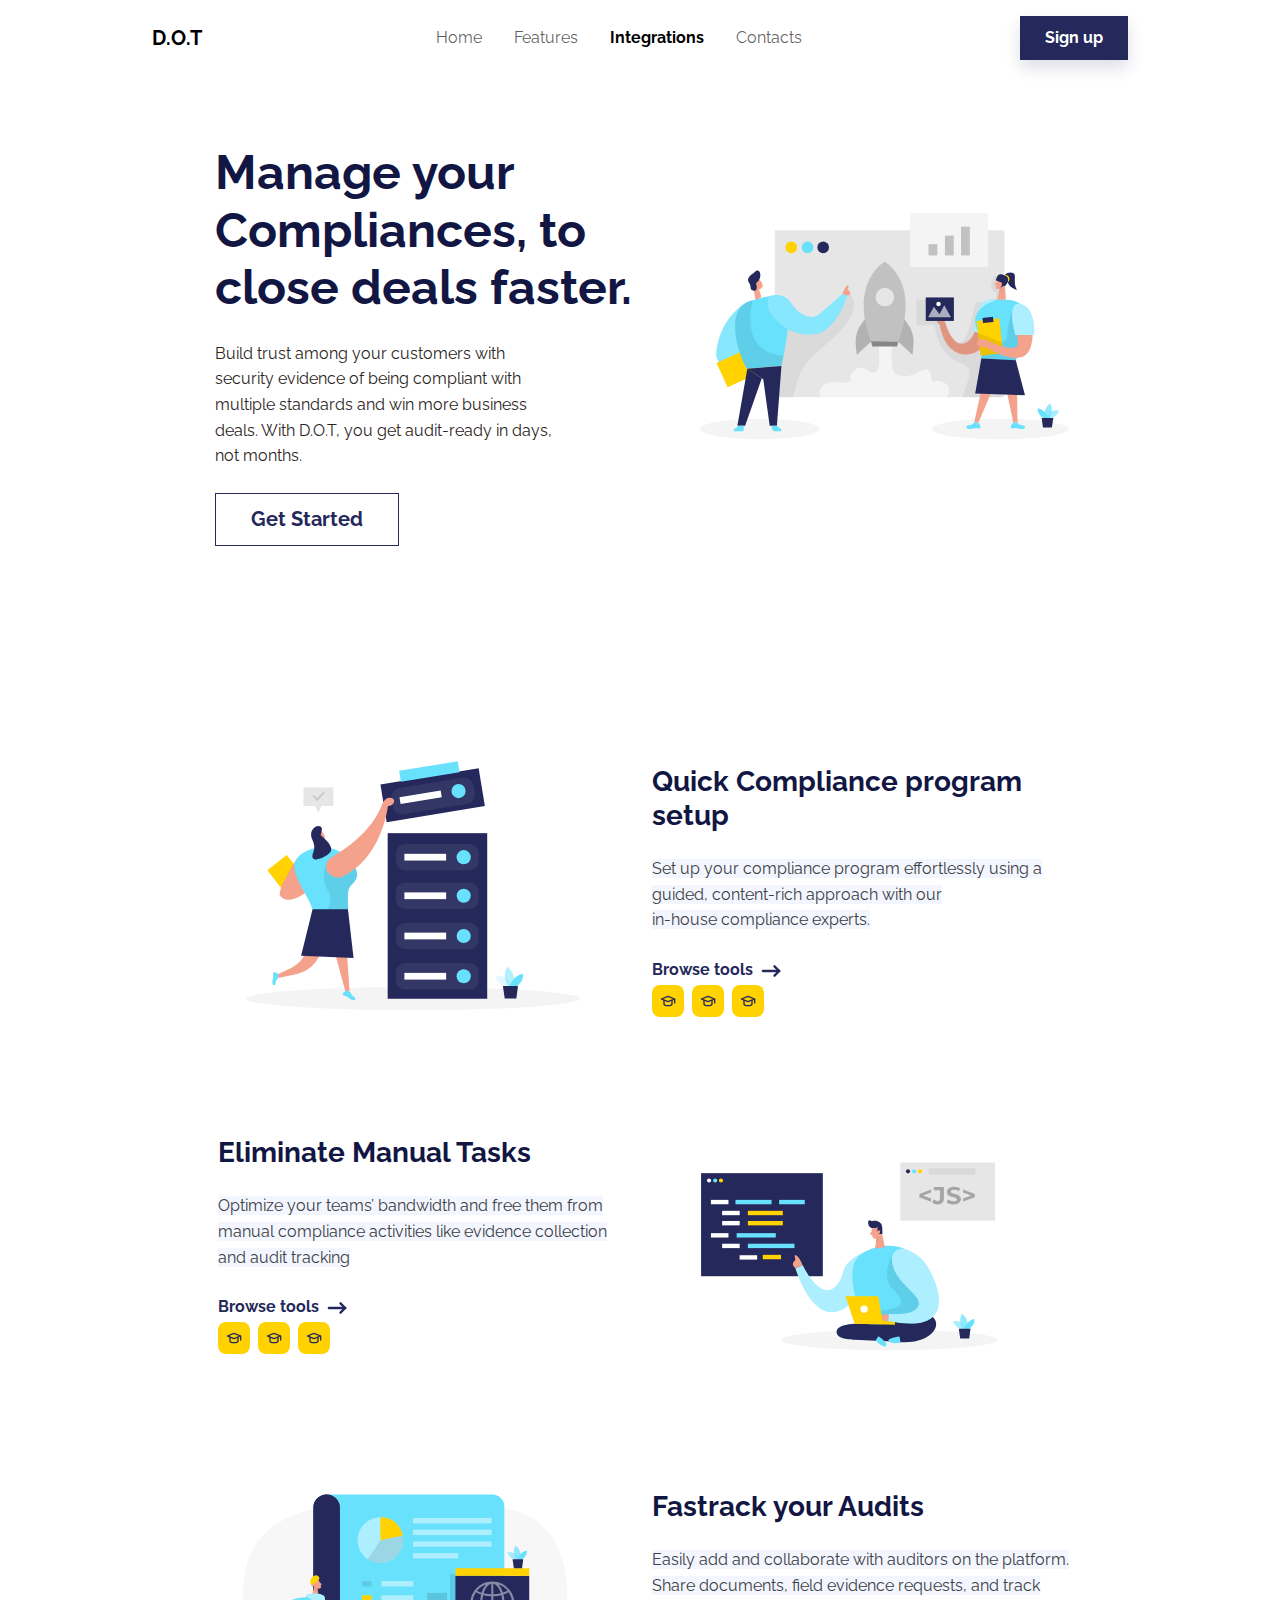
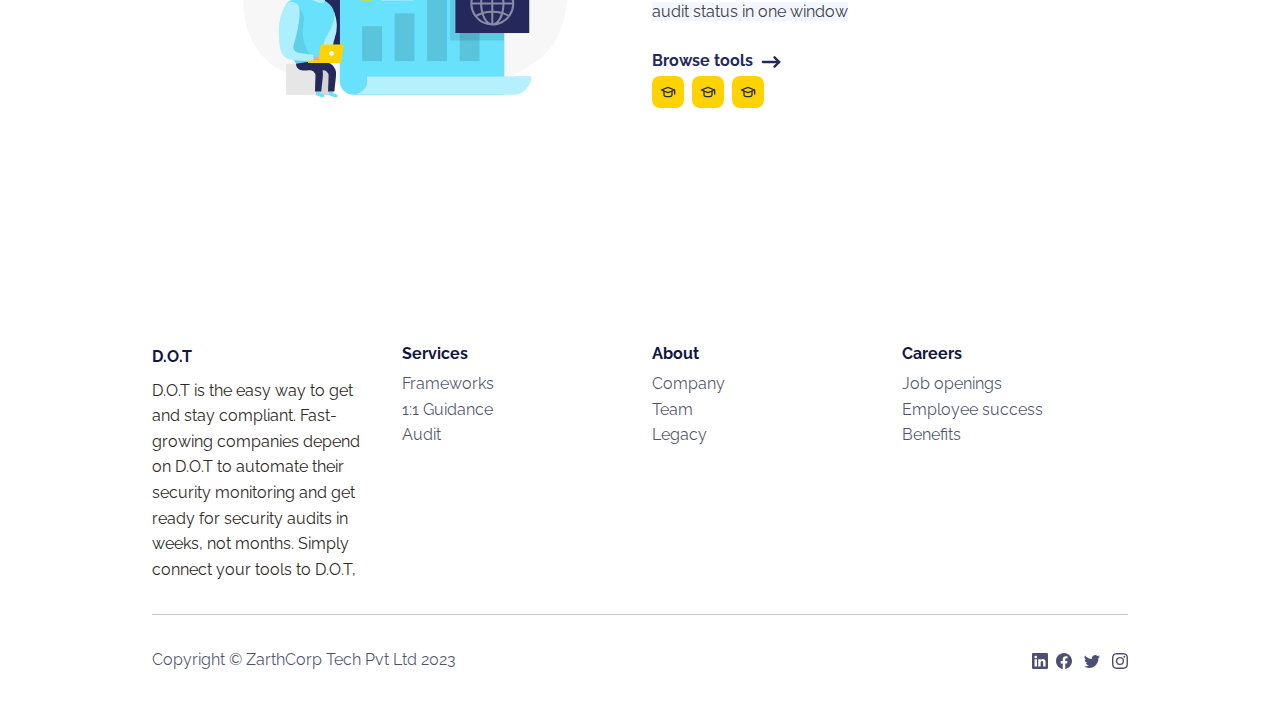
<file: integrations.html>
<!DOCTYPE html>
<html lang="en">

<head>
    <meta charset="utf-8">
    <meta name="viewport" content="width=device-width, initial-scale=1.0, shrink-to-fit=no">
    <title>Integrations - Brand</title>
    <link rel="stylesheet" href="assets/bootstrap/css/bootstrap.min.css">
    <link rel="stylesheet" href="https://fonts.googleapis.com/css?family=Raleway:300italic,400italic,600italic,700italic,800italic,400,300,600,700,800&amp;display=swap">
</head>

<body>
    <nav class="navbar navbar-light navbar-expand-md fixed-top navbar-shrink py-3" id="mainNav">
        <div class="container"><a class="navbar-brand d-flex align-items-center" href="/"><span style="color: 255,210,0;">D.O.T</span></a><button data-bs-toggle="collapse" class="navbar-toggler" data-bs-target="#navcol-1"><span class="visually-hidden">Toggle navigation</span><span class="navbar-toggler-icon"></span></button>
            <div class="collapse navbar-collapse" id="navcol-1">
                <ul class="navbar-nav mx-auto">
                    <li class="nav-item"><a class="nav-link" href="index.html">Home</a></li>
                    <li class="nav-item"><a class="nav-link" href="features.html">Features</a></li>
                    <li class="nav-item"><a class="nav-link active" href="integrations.html">Integrations</a></li>
                    <li class="nav-item"><a class="nav-link" href="contacts.html">Contacts</a></li>
                </ul><a class="btn btn-primary shadow" role="button" href="https://forms.gle/PVbZhEm9NqwEzxpr6">Sign up</a>
            </div>
        </div>
    </nav>
    <section class="py-5 mt-5">
        <div class="container py-4 py-xl-5">
            <div class="row gy-4 gy-md-0">
                <div class="col-md-6 text-center text-md-start d-flex d-sm-flex d-md-flex justify-content-center align-items-center justify-content-md-start align-items-md-center justify-content-xl-center">
                    <div style="max-width: 350px;">
                        <h1 class="display-5 fw-bold mb-4" style="width: 500px;">Manage your Compliances, to close deals faster.</h1>
                        <p class="text-muted my-4"><span style="color: rgb(44, 36, 36); background-color: rgb(255, 255, 255);">Build trust among your customers with security evidence of being compliant with multiple standards and win more business deals. With D.O.T, you get audit-ready in days, not months.</span><br></p><a class="btn btn-outline-primary btn-lg" role="button" href="https://forms.gle/JzjSXvAu9QeLMK9VA">Get Started</a>
                    </div>
                </div>
                <div class="col-md-6">
                    <div><img class="rounded img-fluid w-100 fit-cover" style="min-height: 300px;" src="assets/img/illustrations/startup.svg"></div>
                </div>
            </div>
        </div>
    </section>
    <section class="py-5">
        <div class="container py-5">
            <div class="row row-cols-1 row-cols-md-2 mx-auto" style="max-width: 900px;">
                <div class="col mb-5"><img class="rounded img-fluid" src="assets/img/illustrations/data-management.svg"></div>
                <div class="col d-md-flex align-items-md-end align-items-lg-center mb-5">
                    <div>
                        <h5 class="fs-3 fw-bold mb-4">Quick Compliance program setup</h5>
                        <p class="text-muted mb-4"><span style="color: rgb(60, 64, 67); background-color: rgb(243, 246, 255);">Set up your compliance program effortlessly using a guided, content-rich approach with our</span><br><span style="color: rgb(60, 64, 67); background-color: rgb(243, 246, 255);">in-house compliance experts.</span></p><a class="fw-bold link-primary mb-3" href="#">Browse tools&nbsp;<svg xmlns="http://www.w3.org/2000/svg" width="1em" height="1em" viewBox="0 0 24 24" stroke-width="2" stroke="currentColor" fill="none" stroke-linecap="round" stroke-linejoin="round" class="icon icon-tabler icon-tabler-arrow-narrow-right fs-3">
                                <path stroke="none" d="M0 0h24v24H0z" fill="none"></path>
                                <line x1="5" y1="12" x2="19" y2="12"></line>
                                <line x1="15" y1="16" x2="19" y2="12"></line>
                                <line x1="15" y1="8" x2="19" y2="12"></line>
                            </svg></a>
                        <div class="d-flex">
                            <div class="bs-icon-sm bs-icon-rounded bs-icon-secondary d-flex flex-shrink-0 justify-content-center align-items-center d-inline-block bs-icon me-2"><svg xmlns="http://www.w3.org/2000/svg" width="1em" height="1em" viewBox="0 0 24 24" stroke-width="2" stroke="currentColor" fill="none" stroke-linecap="round" stroke-linejoin="round" class="icon icon-tabler icon-tabler-school">
                                    <path stroke="none" d="M0 0h24v24H0z" fill="none"></path>
                                    <path d="M22 9l-10 -4l-10 4l10 4l10 -4v6"></path>
                                    <path d="M6 10.6v5.4a6 3 0 0 0 12 0v-5.4"></path>
                                </svg></div>
                            <div class="bs-icon-sm bs-icon-rounded bs-icon-secondary d-flex flex-shrink-0 justify-content-center align-items-center d-inline-block bs-icon me-2"><svg xmlns="http://www.w3.org/2000/svg" width="1em" height="1em" viewBox="0 0 24 24" stroke-width="2" stroke="currentColor" fill="none" stroke-linecap="round" stroke-linejoin="round" class="icon icon-tabler icon-tabler-school">
                                    <path stroke="none" d="M0 0h24v24H0z" fill="none"></path>
                                    <path d="M22 9l-10 -4l-10 4l10 4l10 -4v6"></path>
                                    <path d="M6 10.6v5.4a6 3 0 0 0 12 0v-5.4"></path>
                                </svg></div>
                            <div class="bs-icon-sm bs-icon-rounded bs-icon-secondary d-flex flex-shrink-0 justify-content-center align-items-center d-inline-block bs-icon me-2"><svg xmlns="http://www.w3.org/2000/svg" width="1em" height="1em" viewBox="0 0 24 24" stroke-width="2" stroke="currentColor" fill="none" stroke-linecap="round" stroke-linejoin="round" class="icon icon-tabler icon-tabler-school">
                                    <path stroke="none" d="M0 0h24v24H0z" fill="none"></path>
                                    <path d="M22 9l-10 -4l-10 4l10 4l10 -4v6"></path>
                                    <path d="M6 10.6v5.4a6 3 0 0 0 12 0v-5.4"></path>
                                </svg></div>
                        </div>
                    </div>
                </div>
            </div>
            <div class="row row-cols-1 row-cols-md-2 mx-auto" style="max-width: 900px;">
                <div class="col order-md-last mb-5"><img class="rounded img-fluid" src="assets/img/illustrations/javascript.svg"></div>
                <div class="col d-md-flex align-items-md-end align-items-lg-center mb-5">
                    <div class="ms-md-3">
                        <h5 class="fs-3 fw-bold mb-4">Eliminate Manual Tasks</h5>
                        <p class="text-muted mb-4"><span style="color: rgb(60, 64, 67); background-color: rgb(243, 246, 255);">Optimize your teams’ bandwidth and free them from manual compliance activities like evidence collection and audit tracking</span></p><a class="fw-bold link-primary" href="#">Browse tools&nbsp;<svg xmlns="http://www.w3.org/2000/svg" width="1em" height="1em" viewBox="0 0 24 24" stroke-width="2" stroke="currentColor" fill="none" stroke-linecap="round" stroke-linejoin="round" class="icon icon-tabler icon-tabler-arrow-narrow-right fs-3">
                                <path stroke="none" d="M0 0h24v24H0z" fill="none"></path>
                                <line x1="5" y1="12" x2="19" y2="12"></line>
                                <line x1="15" y1="16" x2="19" y2="12"></line>
                                <line x1="15" y1="8" x2="19" y2="12"></line>
                            </svg></a>
                        <div class="d-flex">
                            <div class="bs-icon-sm bs-icon-rounded bs-icon-secondary d-flex flex-shrink-0 justify-content-center align-items-center d-inline-block bs-icon me-2"><svg xmlns="http://www.w3.org/2000/svg" width="1em" height="1em" viewBox="0 0 24 24" stroke-width="2" stroke="currentColor" fill="none" stroke-linecap="round" stroke-linejoin="round" class="icon icon-tabler icon-tabler-school">
                                    <path stroke="none" d="M0 0h24v24H0z" fill="none"></path>
                                    <path d="M22 9l-10 -4l-10 4l10 4l10 -4v6"></path>
                                    <path d="M6 10.6v5.4a6 3 0 0 0 12 0v-5.4"></path>
                                </svg></div>
                            <div class="bs-icon-sm bs-icon-rounded bs-icon-secondary d-flex flex-shrink-0 justify-content-center align-items-center d-inline-block bs-icon me-2"><svg xmlns="http://www.w3.org/2000/svg" width="1em" height="1em" viewBox="0 0 24 24" stroke-width="2" stroke="currentColor" fill="none" stroke-linecap="round" stroke-linejoin="round" class="icon icon-tabler icon-tabler-school">
                                    <path stroke="none" d="M0 0h24v24H0z" fill="none"></path>
                                    <path d="M22 9l-10 -4l-10 4l10 4l10 -4v6"></path>
                                    <path d="M6 10.6v5.4a6 3 0 0 0 12 0v-5.4"></path>
                                </svg></div>
                            <div class="bs-icon-sm bs-icon-rounded bs-icon-secondary d-flex flex-shrink-0 justify-content-center align-items-center d-inline-block bs-icon me-2"><svg xmlns="http://www.w3.org/2000/svg" width="1em" height="1em" viewBox="0 0 24 24" stroke-width="2" stroke="currentColor" fill="none" stroke-linecap="round" stroke-linejoin="round" class="icon icon-tabler icon-tabler-school">
                                    <path stroke="none" d="M0 0h24v24H0z" fill="none"></path>
                                    <path d="M22 9l-10 -4l-10 4l10 4l10 -4v6"></path>
                                    <path d="M6 10.6v5.4a6 3 0 0 0 12 0v-5.4"></path>
                                </svg></div>
                        </div>
                    </div>
                </div>
            </div>
            <div class="row row-cols-1 row-cols-md-2 mx-auto" style="max-width: 900px;">
                <div class="col mb-5"><img class="rounded img-fluid" src="assets/img/illustrations/report.svg"></div>
                <div class="col d-md-flex align-items-md-end align-items-lg-center mb-5">
                    <div>
                        <h5 class="fs-3 fw-bold mb-4">Fastrack your Audits</h5>
                        <p class="text-muted mb-4"><span style="color: rgb(60, 64, 67); background-color: rgb(243, 246, 255);">Easily add and collaborate with auditors on the platform. Share documents, field evidence requests, and track audit status in one window</span></p><a class="fw-bold link-primary" href="#">Browse tools&nbsp;<svg xmlns="http://www.w3.org/2000/svg" width="1em" height="1em" viewBox="0 0 24 24" stroke-width="2" stroke="currentColor" fill="none" stroke-linecap="round" stroke-linejoin="round" class="icon icon-tabler icon-tabler-arrow-narrow-right fs-3">
                                <path stroke="none" d="M0 0h24v24H0z" fill="none"></path>
                                <line x1="5" y1="12" x2="19" y2="12"></line>
                                <line x1="15" y1="16" x2="19" y2="12"></line>
                                <line x1="15" y1="8" x2="19" y2="12"></line>
                            </svg></a>
                        <div class="d-flex">
                            <div class="bs-icon-sm bs-icon-rounded bs-icon-secondary d-flex flex-shrink-0 justify-content-center align-items-center d-inline-block bs-icon me-2"><svg xmlns="http://www.w3.org/2000/svg" width="1em" height="1em" viewBox="0 0 24 24" stroke-width="2" stroke="currentColor" fill="none" stroke-linecap="round" stroke-linejoin="round" class="icon icon-tabler icon-tabler-school">
                                    <path stroke="none" d="M0 0h24v24H0z" fill="none"></path>
                                    <path d="M22 9l-10 -4l-10 4l10 4l10 -4v6"></path>
                                    <path d="M6 10.6v5.4a6 3 0 0 0 12 0v-5.4"></path>
                                </svg></div>
                            <div class="bs-icon-sm bs-icon-rounded bs-icon-secondary d-flex flex-shrink-0 justify-content-center align-items-center d-inline-block bs-icon me-2"><svg xmlns="http://www.w3.org/2000/svg" width="1em" height="1em" viewBox="0 0 24 24" stroke-width="2" stroke="currentColor" fill="none" stroke-linecap="round" stroke-linejoin="round" class="icon icon-tabler icon-tabler-school">
                                    <path stroke="none" d="M0 0h24v24H0z" fill="none"></path>
                                    <path d="M22 9l-10 -4l-10 4l10 4l10 -4v6"></path>
                                    <path d="M6 10.6v5.4a6 3 0 0 0 12 0v-5.4"></path>
                                </svg></div>
                            <div class="bs-icon-sm bs-icon-rounded bs-icon-secondary d-flex flex-shrink-0 justify-content-center align-items-center d-inline-block bs-icon me-2"><svg xmlns="http://www.w3.org/2000/svg" width="1em" height="1em" viewBox="0 0 24 24" stroke-width="2" stroke="currentColor" fill="none" stroke-linecap="round" stroke-linejoin="round" class="icon icon-tabler icon-tabler-school">
                                    <path stroke="none" d="M0 0h24v24H0z" fill="none"></path>
                                    <path d="M22 9l-10 -4l-10 4l10 4l10 -4v6"></path>
                                    <path d="M6 10.6v5.4a6 3 0 0 0 12 0v-5.4"></path>
                                </svg></div>
                        </div>
                    </div>
                </div>
            </div>
        </div>
    </section>
    <footer>
        <div class="container py-4 py-lg-5">
            <div class="row row-cols-2 row-cols-md-4">
                <div class="col-12 col-md-3">
                    <div class="fw-bold d-flex align-items-center mb-2"><span>D.O.T</span></div>
                    <p class="text-muted"><span style="color: rgb(47, 41, 41); background-color: rgb(255, 255, 255);">D.O.T is the easy way to get and stay compliant. Fast-growing companies depend on D.O.T to automate their security monitoring and get ready for security audits in weeks, not months. Simply connect your tools to D.O.T,&nbsp;</span><br></p>
                </div>
                <div class="col-sm-4 col-md-3 text-lg-start d-flex flex-column">
                    <h3 class="fs-6 fw-bold">Services</h3>
                    <ul class="list-unstyled">
                        <li><a href="#">Frameworks</a></li>
                        <li><a href="#">1:1 Guidance</a></li>
                        <li><a href="#">Audit</a></li>
                    </ul>
                </div>
                <div class="col-sm-4 col-md-3 text-lg-start d-flex flex-column">
                    <h3 class="fs-6 fw-bold">About</h3>
                    <ul class="list-unstyled">
                        <li><a href="#">Company</a></li>
                        <li><a href="#">Team</a></li>
                        <li><a href="#">Legacy</a></li>
                    </ul>
                </div>
                <div class="col-sm-4 col-md-3 text-lg-start d-flex flex-column">
                    <h3 class="fs-6 fw-bold">Careers</h3>
                    <ul class="list-unstyled">
                        <li><a href="#">Job openings</a></li>
                        <li><a href="#">Employee success</a></li>
                        <li><a href="#">Benefits</a></li>
                    </ul>
                </div>
            </div>
            <hr>
            <div class="text-muted d-flex justify-content-between align-items-center pt-3">
                <p class="mb-0">Copyright © ZarthCorp Tech Pvt Ltd 2023</p>
                <ul class="list-inline mb-0">
                    <li class="list-inline-item"><svg xmlns="http://www.w3.org/2000/svg" width="1em" height="1em" fill="currentColor" viewBox="0 0 16 16" class="bi bi-linkedin" style="transform: translate(-8px);">
                            <path d="M0 1.146C0 .513.526 0 1.175 0h13.65C15.474 0 16 .513 16 1.146v13.708c0 .633-.526 1.146-1.175 1.146H1.175C.526 16 0 15.487 0 14.854V1.146zm4.943 12.248V6.169H2.542v7.225h2.401zm-1.2-8.212c.837 0 1.358-.554 1.358-1.248-.015-.709-.52-1.248-1.342-1.248-.822 0-1.359.54-1.359 1.248 0 .694.521 1.248 1.327 1.248h.016zm4.908 8.212V9.359c0-.216.016-.432.08-.586.173-.431.568-.878 1.232-.878.869 0 1.216.662 1.216 1.634v3.865h2.401V9.25c0-2.22-1.184-3.252-2.764-3.252-1.274 0-1.845.7-2.165 1.193v.025h-.016a5.54 5.54 0 0 1 .016-.025V6.169h-2.4c.03.678 0 7.225 0 7.225h2.4z"></path>
                        </svg><svg xmlns="http://www.w3.org/2000/svg" width="1em" height="1em" fill="currentColor" viewBox="0 0 16 16" class="bi bi-facebook">
                            <path d="M16 8.049c0-4.446-3.582-8.05-8-8.05C3.58 0-.002 3.603-.002 8.05c0 4.017 2.926 7.347 6.75 7.951v-5.625h-2.03V8.05H6.75V6.275c0-2.017 1.195-3.131 3.022-3.131.876 0 1.791.157 1.791.157v1.98h-1.009c-.993 0-1.303.621-1.303 1.258v1.51h2.218l-.354 2.326H9.25V16c3.824-.604 6.75-3.934 6.75-7.951z"></path>
                        </svg></li>
                    <li class="list-inline-item"><svg xmlns="http://www.w3.org/2000/svg" width="1em" height="1em" fill="currentColor" viewBox="0 0 16 16" class="bi bi-twitter">
                            <path d="M5.026 15c6.038 0 9.341-5.003 9.341-9.334 0-.14 0-.282-.006-.422A6.685 6.685 0 0 0 16 3.542a6.658 6.658 0 0 1-1.889.518 3.301 3.301 0 0 0 1.447-1.817 6.533 6.533 0 0 1-2.087.793A3.286 3.286 0 0 0 7.875 6.03a9.325 9.325 0 0 1-6.767-3.429 3.289 3.289 0 0 0 1.018 4.382A3.323 3.323 0 0 1 .64 6.575v.045a3.288 3.288 0 0 0 2.632 3.218 3.203 3.203 0 0 1-.865.115 3.23 3.23 0 0 1-.614-.057 3.283 3.283 0 0 0 3.067 2.277A6.588 6.588 0 0 1 .78 13.58a6.32 6.32 0 0 1-.78-.045A9.344 9.344 0 0 0 5.026 15z"></path>
                        </svg></li>
                    <li class="list-inline-item"><svg xmlns="http://www.w3.org/2000/svg" width="1em" height="1em" fill="currentColor" viewBox="0 0 16 16" class="bi bi-instagram">
                            <path d="M8 0C5.829 0 5.556.01 4.703.048 3.85.088 3.269.222 2.76.42a3.917 3.917 0 0 0-1.417.923A3.927 3.927 0 0 0 .42 2.76C.222 3.268.087 3.85.048 4.7.01 5.555 0 5.827 0 8.001c0 2.172.01 2.444.048 3.297.04.852.174 1.433.372 1.942.205.526.478.972.923 1.417.444.445.89.719 1.416.923.51.198 1.09.333 1.942.372C5.555 15.99 5.827 16 8 16s2.444-.01 3.298-.048c.851-.04 1.434-.174 1.943-.372a3.916 3.916 0 0 0 1.416-.923c.445-.445.718-.891.923-1.417.197-.509.332-1.09.372-1.942C15.99 10.445 16 10.173 16 8s-.01-2.445-.048-3.299c-.04-.851-.175-1.433-.372-1.941a3.926 3.926 0 0 0-.923-1.417A3.911 3.911 0 0 0 13.24.42c-.51-.198-1.092-.333-1.943-.372C10.443.01 10.172 0 7.998 0h.003zm-.717 1.442h.718c2.136 0 2.389.007 3.232.046.78.035 1.204.166 1.486.275.373.145.64.319.92.599.28.28.453.546.598.92.11.281.24.705.275 1.485.039.843.047 1.096.047 3.231s-.008 2.389-.047 3.232c-.035.78-.166 1.203-.275 1.485a2.47 2.47 0 0 1-.599.919c-.28.28-.546.453-.92.598-.28.11-.704.24-1.485.276-.843.038-1.096.047-3.232.047s-2.39-.009-3.233-.047c-.78-.036-1.203-.166-1.485-.276a2.478 2.478 0 0 1-.92-.598 2.48 2.48 0 0 1-.6-.92c-.109-.281-.24-.705-.275-1.485-.038-.843-.046-1.096-.046-3.233 0-2.136.008-2.388.046-3.231.036-.78.166-1.204.276-1.486.145-.373.319-.64.599-.92.28-.28.546-.453.92-.598.282-.11.705-.24 1.485-.276.738-.034 1.024-.044 2.515-.045v.002zm4.988 1.328a.96.96 0 1 0 0 1.92.96.96 0 0 0 0-1.92zm-4.27 1.122a4.109 4.109 0 1 0 0 8.217 4.109 4.109 0 0 0 0-8.217zm0 1.441a2.667 2.667 0 1 1 0 5.334 2.667 2.667 0 0 1 0-5.334z"></path>
                        </svg></li>
                </ul>
            </div>
        </div>
    </footer>
    <script src="assets/bootstrap/js/bootstrap.min.js"></script>
    <script src="assets/js/startup-modern.js"></script>
</body>

</html>
</file>
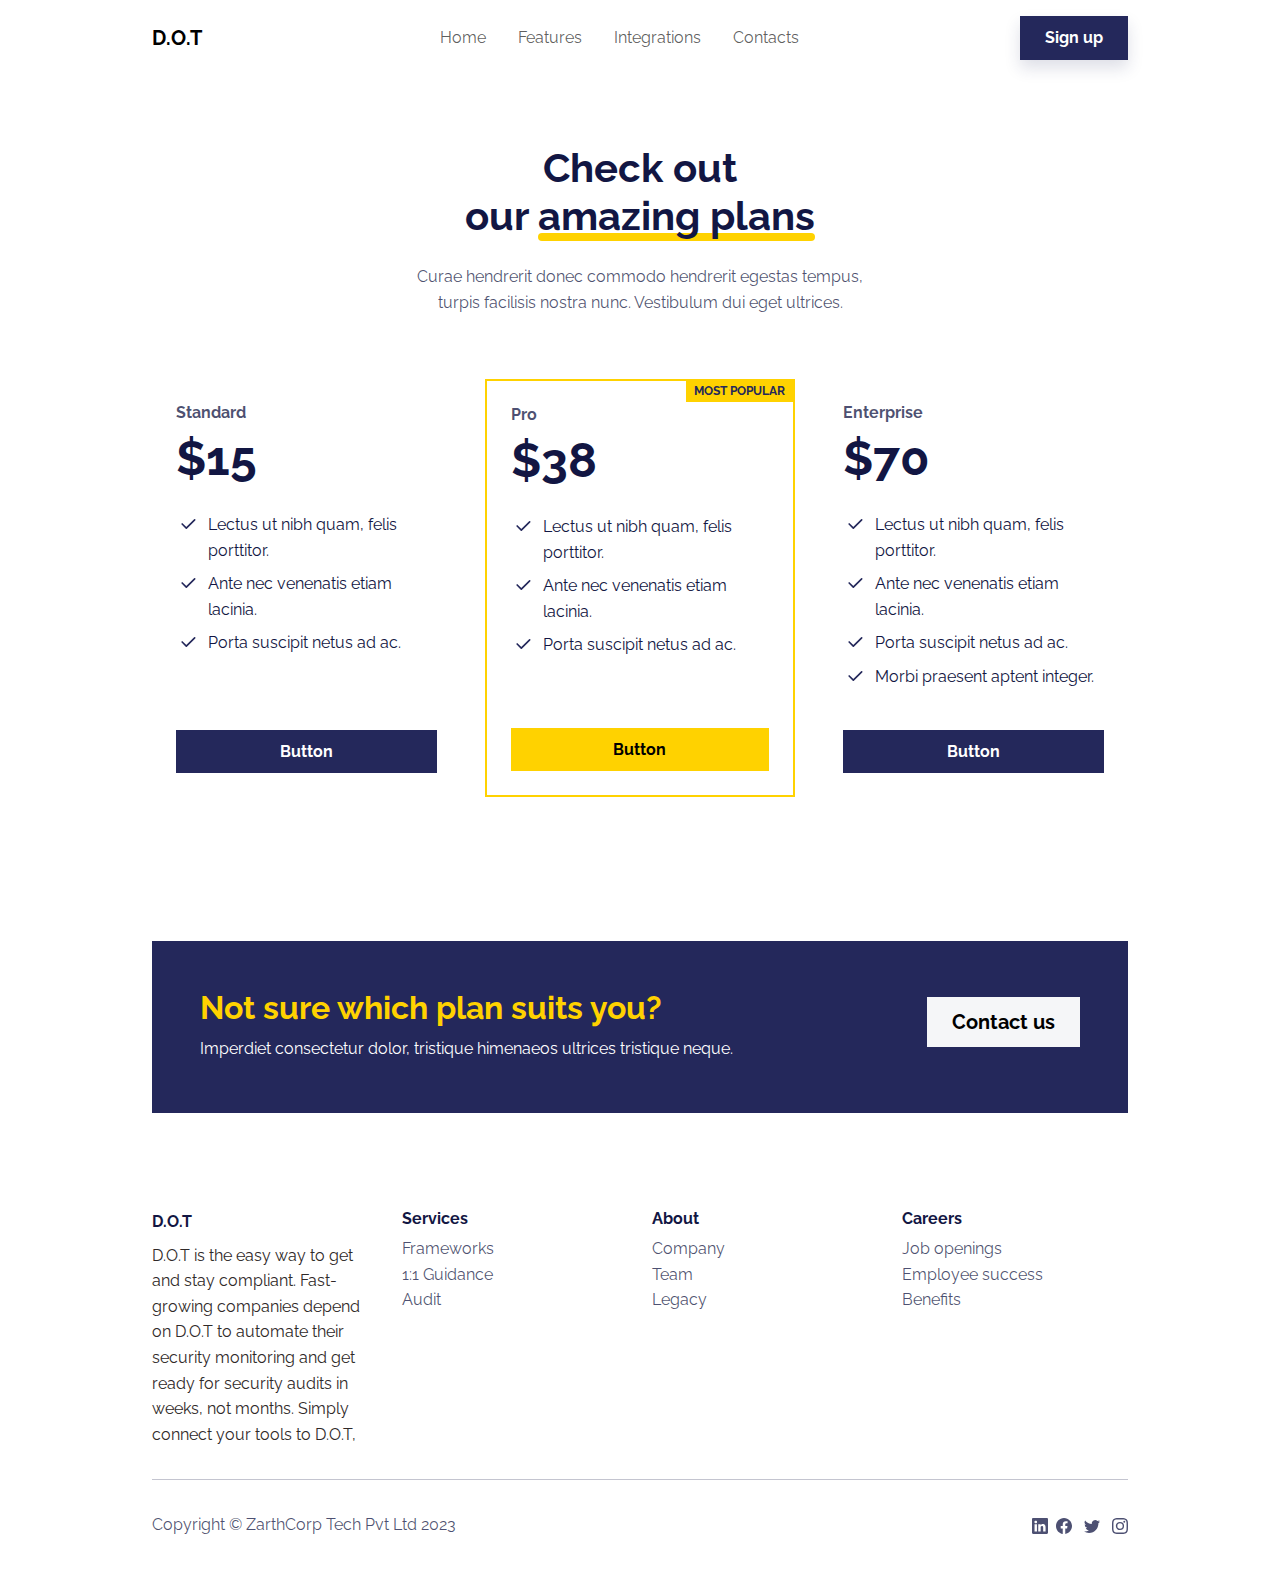
<file: pricing.html>
<!DOCTYPE html>
<html lang="en">

<head>
    <meta charset="utf-8">
    <meta name="viewport" content="width=device-width, initial-scale=1.0, shrink-to-fit=no">
    <title>Pricing - Brand</title>
    <link rel="stylesheet" href="assets/bootstrap/css/bootstrap.min.css">
    <link rel="stylesheet" href="https://fonts.googleapis.com/css?family=Raleway:300italic,400italic,600italic,700italic,800italic,400,300,600,700,800&amp;display=swap">
</head>

<body>
    <nav class="navbar navbar-light navbar-expand-md fixed-top navbar-shrink py-3" id="mainNav">
        <div class="container"><a class="navbar-brand d-flex align-items-center" href="/"><span style="color: 255,210,0;">D.O.T</span></a><button data-bs-toggle="collapse" class="navbar-toggler" data-bs-target="#navcol-1"><span class="visually-hidden">Toggle navigation</span><span class="navbar-toggler-icon"></span></button>
            <div class="collapse navbar-collapse" id="navcol-1">
                <ul class="navbar-nav mx-auto">
                    <li class="nav-item"><a class="nav-link" href="index.html">Home</a></li>
                    <li class="nav-item"><a class="nav-link" href="features.html">Features</a></li>
                    <li class="nav-item"><a class="nav-link" href="integrations.html">Integrations</a></li>
                    <li class="nav-item"><a class="nav-link" href="contacts.html">Contacts</a></li>
                </ul><a class="btn btn-primary shadow" role="button" href="https://forms.gle/PVbZhEm9NqwEzxpr6">Sign up</a>
            </div>
        </div>
    </nav>
    <section class="py-5 mt-5">
        <div class="container py-4 py-xl-5">
            <div class="row mb-5">
                <div class="col-md-8 col-xl-6 text-center mx-auto">
                    <h2 class="display-6 fw-bold mb-4">Check out<br>our <span class="underline">amazing plans</span></h2>
                    <p class="text-muted">Curae hendrerit donec commodo hendrerit egestas tempus, turpis facilisis nostra nunc. Vestibulum dui eget ultrices.</p>
                </div>
            </div>
            <div class="row gy-4 row-cols-1 row-cols-md-2 row-cols-lg-3">
                <div class="col">
                    <div class="card border-0 h-100">
                        <div class="card-body d-flex flex-column justify-content-between p-4">
                            <div>
                                <h6 class="fw-bold text-muted">Standard</h6>
                                <h4 class="display-5 fw-bold mb-4">$15</h4>
                                <ul class="list-unstyled">
                                    <li class="d-flex mb-2"><span class="bs-icon-xs bs-icon-rounded bs-icon me-2"><svg xmlns="http://www.w3.org/2000/svg" width="1em" height="1em" viewBox="0 0 24 24" stroke-width="2" stroke="currentColor" fill="none" stroke-linecap="round" stroke-linejoin="round" class="icon icon-tabler icon-tabler-check fs-5 text-primary">
                                                <path stroke="none" d="M0 0h24v24H0z" fill="none"></path>
                                                <path d="M5 12l5 5l10 -10"></path>
                                            </svg></span><span>Lectus ut nibh quam, felis porttitor.</span></li>
                                    <li class="d-flex mb-2"><span class="bs-icon-xs bs-icon-rounded bs-icon me-2"><svg xmlns="http://www.w3.org/2000/svg" width="1em" height="1em" viewBox="0 0 24 24" stroke-width="2" stroke="currentColor" fill="none" stroke-linecap="round" stroke-linejoin="round" class="icon icon-tabler icon-tabler-check fs-5 text-primary">
                                                <path stroke="none" d="M0 0h24v24H0z" fill="none"></path>
                                                <path d="M5 12l5 5l10 -10"></path>
                                            </svg></span><span>Ante nec venenatis etiam lacinia.</span></li>
                                    <li class="d-flex mb-2"><span class="bs-icon-xs bs-icon-rounded bs-icon me-2"><svg xmlns="http://www.w3.org/2000/svg" width="1em" height="1em" viewBox="0 0 24 24" stroke-width="2" stroke="currentColor" fill="none" stroke-linecap="round" stroke-linejoin="round" class="icon icon-tabler icon-tabler-check fs-5 text-primary">
                                                <path stroke="none" d="M0 0h24v24H0z" fill="none"></path>
                                                <path d="M5 12l5 5l10 -10"></path>
                                            </svg></span><span>Porta suscipit netus ad ac.</span></li>
                                </ul>
                            </div><a class="btn btn-primary" role="button" href="#">Button</a>
                        </div>
                    </div>
                </div>
                <div class="col">
                    <div class="card border-warning border-2 h-100">
                        <div class="card-body d-flex flex-column justify-content-between p-4"><span class="badge bg-warning position-absolute top-0 end-0 rounded-bottom-left text-uppercase text-primary">Most Popular</span>
                            <div>
                                <h6 class="fw-bold text-muted">Pro</h6>
                                <h4 class="display-5 fw-bold mb-4">$38</h4>
                                <ul class="list-unstyled">
                                    <li class="d-flex mb-2"><span class="bs-icon-xs bs-icon-rounded bs-icon me-2"><svg xmlns="http://www.w3.org/2000/svg" width="1em" height="1em" viewBox="0 0 24 24" stroke-width="2" stroke="currentColor" fill="none" stroke-linecap="round" stroke-linejoin="round" class="icon icon-tabler icon-tabler-check fs-5 text-primary">
                                                <path stroke="none" d="M0 0h24v24H0z" fill="none"></path>
                                                <path d="M5 12l5 5l10 -10"></path>
                                            </svg></span><span>Lectus ut nibh quam, felis porttitor.</span></li>
                                    <li class="d-flex mb-2"><span class="bs-icon-xs bs-icon-rounded bs-icon me-2"><svg xmlns="http://www.w3.org/2000/svg" width="1em" height="1em" viewBox="0 0 24 24" stroke-width="2" stroke="currentColor" fill="none" stroke-linecap="round" stroke-linejoin="round" class="icon icon-tabler icon-tabler-check fs-5 text-primary">
                                                <path stroke="none" d="M0 0h24v24H0z" fill="none"></path>
                                                <path d="M5 12l5 5l10 -10"></path>
                                            </svg></span><span>Ante nec venenatis etiam lacinia.</span></li>
                                    <li class="d-flex mb-2"><span class="bs-icon-xs bs-icon-rounded bs-icon me-2"><svg xmlns="http://www.w3.org/2000/svg" width="1em" height="1em" viewBox="0 0 24 24" stroke-width="2" stroke="currentColor" fill="none" stroke-linecap="round" stroke-linejoin="round" class="icon icon-tabler icon-tabler-check fs-5 text-primary">
                                                <path stroke="none" d="M0 0h24v24H0z" fill="none"></path>
                                                <path d="M5 12l5 5l10 -10"></path>
                                            </svg></span><span>Porta suscipit netus ad ac.</span></li>
                                </ul>
                            </div><a class="btn btn-warning" role="button" href="#">Button</a>
                        </div>
                    </div>
                </div>
                <div class="col">
                    <div class="card border-0 h-100">
                        <div class="card-body d-flex flex-column justify-content-between p-4">
                            <div class="pb-4">
                                <h6 class="fw-bold text-muted">Enterprise</h6>
                                <h4 class="display-5 fw-bold mb-4">$70</h4>
                                <ul class="list-unstyled">
                                    <li class="d-flex mb-2"><span class="bs-icon-xs bs-icon-rounded bs-icon me-2"><svg xmlns="http://www.w3.org/2000/svg" width="1em" height="1em" viewBox="0 0 24 24" stroke-width="2" stroke="currentColor" fill="none" stroke-linecap="round" stroke-linejoin="round" class="icon icon-tabler icon-tabler-check fs-5 text-primary">
                                                <path stroke="none" d="M0 0h24v24H0z" fill="none"></path>
                                                <path d="M5 12l5 5l10 -10"></path>
                                            </svg></span><span>Lectus ut nibh quam, felis porttitor.</span></li>
                                    <li class="d-flex mb-2"><span class="bs-icon-xs bs-icon-rounded bs-icon me-2"><svg xmlns="http://www.w3.org/2000/svg" width="1em" height="1em" viewBox="0 0 24 24" stroke-width="2" stroke="currentColor" fill="none" stroke-linecap="round" stroke-linejoin="round" class="icon icon-tabler icon-tabler-check fs-5 text-primary">
                                                <path stroke="none" d="M0 0h24v24H0z" fill="none"></path>
                                                <path d="M5 12l5 5l10 -10"></path>
                                            </svg></span><span>Ante nec venenatis etiam lacinia.</span></li>
                                    <li class="d-flex mb-2"><span class="bs-icon-xs bs-icon-rounded bs-icon me-2"><svg xmlns="http://www.w3.org/2000/svg" width="1em" height="1em" viewBox="0 0 24 24" stroke-width="2" stroke="currentColor" fill="none" stroke-linecap="round" stroke-linejoin="round" class="icon icon-tabler icon-tabler-check fs-5 text-primary">
                                                <path stroke="none" d="M0 0h24v24H0z" fill="none"></path>
                                                <path d="M5 12l5 5l10 -10"></path>
                                            </svg></span><span>Porta suscipit netus ad ac.</span></li>
                                    <li class="d-flex mb-2"><span class="bs-icon-xs bs-icon-rounded bs-icon me-2"><svg xmlns="http://www.w3.org/2000/svg" width="1em" height="1em" viewBox="0 0 24 24" stroke-width="2" stroke="currentColor" fill="none" stroke-linecap="round" stroke-linejoin="round" class="icon icon-tabler icon-tabler-check fs-5 text-primary">
                                                <path stroke="none" d="M0 0h24v24H0z" fill="none"></path>
                                                <path d="M5 12l5 5l10 -10"></path>
                                            </svg></span><span>Morbi praesent aptent integer.</span></li>
                                </ul>
                            </div><a class="btn btn-primary" role="button" href="#">Button</a>
                        </div>
                    </div>
                </div>
            </div>
        </div>
    </section>
    <section class="py-4 py-xl-5">
        <div class="container">
            <div class="text-white bg-primary border rounded border-0 border-primary d-flex flex-column justify-content-between flex-lg-row p-4 p-md-5">
                <div class="pb-2 pb-lg-1">
                    <h2 class="fw-bold text-warning mb-2">Not sure which plan suits you?</h2>
                    <p class="mb-0">Imperdiet consectetur dolor, tristique himenaeos ultrices tristique neque.</p>
                </div>
                <div class="my-2"><a class="btn btn-light fs-5 py-2 px-4" role="button" href="contacts.html">Contact us</a></div>
            </div>
        </div>
    </section>
    <footer>
        <div class="container py-4 py-lg-5">
            <div class="row row-cols-2 row-cols-md-4">
                <div class="col-12 col-md-3">
                    <div class="fw-bold d-flex align-items-center mb-2"><span>D.O.T</span></div>
                    <p class="text-muted"><span style="color: rgb(47, 41, 41); background-color: rgb(255, 255, 255);">D.O.T is the easy way to get and stay compliant. Fast-growing companies depend on D.O.T to automate their security monitoring and get ready for security audits in weeks, not months. Simply connect your tools to D.O.T,&nbsp;</span><br></p>
                </div>
                <div class="col-sm-4 col-md-3 text-lg-start d-flex flex-column">
                    <h3 class="fs-6 fw-bold">Services</h3>
                    <ul class="list-unstyled">
                        <li><a href="#">Frameworks</a></li>
                        <li><a href="#">1:1 Guidance</a></li>
                        <li><a href="#">Audit</a></li>
                    </ul>
                </div>
                <div class="col-sm-4 col-md-3 text-lg-start d-flex flex-column">
                    <h3 class="fs-6 fw-bold">About</h3>
                    <ul class="list-unstyled">
                        <li><a href="#">Company</a></li>
                        <li><a href="#">Team</a></li>
                        <li><a href="#">Legacy</a></li>
                    </ul>
                </div>
                <div class="col-sm-4 col-md-3 text-lg-start d-flex flex-column">
                    <h3 class="fs-6 fw-bold">Careers</h3>
                    <ul class="list-unstyled">
                        <li><a href="#">Job openings</a></li>
                        <li><a href="#">Employee success</a></li>
                        <li><a href="#">Benefits</a></li>
                    </ul>
                </div>
            </div>
            <hr>
            <div class="text-muted d-flex justify-content-between align-items-center pt-3">
                <p class="mb-0">Copyright © ZarthCorp Tech Pvt Ltd 2023</p>
                <ul class="list-inline mb-0">
                    <li class="list-inline-item"><svg xmlns="http://www.w3.org/2000/svg" width="1em" height="1em" fill="currentColor" viewBox="0 0 16 16" class="bi bi-linkedin" style="transform: translate(-8px);">
                            <path d="M0 1.146C0 .513.526 0 1.175 0h13.65C15.474 0 16 .513 16 1.146v13.708c0 .633-.526 1.146-1.175 1.146H1.175C.526 16 0 15.487 0 14.854V1.146zm4.943 12.248V6.169H2.542v7.225h2.401zm-1.2-8.212c.837 0 1.358-.554 1.358-1.248-.015-.709-.52-1.248-1.342-1.248-.822 0-1.359.54-1.359 1.248 0 .694.521 1.248 1.327 1.248h.016zm4.908 8.212V9.359c0-.216.016-.432.08-.586.173-.431.568-.878 1.232-.878.869 0 1.216.662 1.216 1.634v3.865h2.401V9.25c0-2.22-1.184-3.252-2.764-3.252-1.274 0-1.845.7-2.165 1.193v.025h-.016a5.54 5.54 0 0 1 .016-.025V6.169h-2.4c.03.678 0 7.225 0 7.225h2.4z"></path>
                        </svg><svg xmlns="http://www.w3.org/2000/svg" width="1em" height="1em" fill="currentColor" viewBox="0 0 16 16" class="bi bi-facebook">
                            <path d="M16 8.049c0-4.446-3.582-8.05-8-8.05C3.58 0-.002 3.603-.002 8.05c0 4.017 2.926 7.347 6.75 7.951v-5.625h-2.03V8.05H6.75V6.275c0-2.017 1.195-3.131 3.022-3.131.876 0 1.791.157 1.791.157v1.98h-1.009c-.993 0-1.303.621-1.303 1.258v1.51h2.218l-.354 2.326H9.25V16c3.824-.604 6.75-3.934 6.75-7.951z"></path>
                        </svg></li>
                    <li class="list-inline-item"><svg xmlns="http://www.w3.org/2000/svg" width="1em" height="1em" fill="currentColor" viewBox="0 0 16 16" class="bi bi-twitter">
                            <path d="M5.026 15c6.038 0 9.341-5.003 9.341-9.334 0-.14 0-.282-.006-.422A6.685 6.685 0 0 0 16 3.542a6.658 6.658 0 0 1-1.889.518 3.301 3.301 0 0 0 1.447-1.817 6.533 6.533 0 0 1-2.087.793A3.286 3.286 0 0 0 7.875 6.03a9.325 9.325 0 0 1-6.767-3.429 3.289 3.289 0 0 0 1.018 4.382A3.323 3.323 0 0 1 .64 6.575v.045a3.288 3.288 0 0 0 2.632 3.218 3.203 3.203 0 0 1-.865.115 3.23 3.23 0 0 1-.614-.057 3.283 3.283 0 0 0 3.067 2.277A6.588 6.588 0 0 1 .78 13.58a6.32 6.32 0 0 1-.78-.045A9.344 9.344 0 0 0 5.026 15z"></path>
                        </svg></li>
                    <li class="list-inline-item"><svg xmlns="http://www.w3.org/2000/svg" width="1em" height="1em" fill="currentColor" viewBox="0 0 16 16" class="bi bi-instagram">
                            <path d="M8 0C5.829 0 5.556.01 4.703.048 3.85.088 3.269.222 2.76.42a3.917 3.917 0 0 0-1.417.923A3.927 3.927 0 0 0 .42 2.76C.222 3.268.087 3.85.048 4.7.01 5.555 0 5.827 0 8.001c0 2.172.01 2.444.048 3.297.04.852.174 1.433.372 1.942.205.526.478.972.923 1.417.444.445.89.719 1.416.923.51.198 1.09.333 1.942.372C5.555 15.99 5.827 16 8 16s2.444-.01 3.298-.048c.851-.04 1.434-.174 1.943-.372a3.916 3.916 0 0 0 1.416-.923c.445-.445.718-.891.923-1.417.197-.509.332-1.09.372-1.942C15.99 10.445 16 10.173 16 8s-.01-2.445-.048-3.299c-.04-.851-.175-1.433-.372-1.941a3.926 3.926 0 0 0-.923-1.417A3.911 3.911 0 0 0 13.24.42c-.51-.198-1.092-.333-1.943-.372C10.443.01 10.172 0 7.998 0h.003zm-.717 1.442h.718c2.136 0 2.389.007 3.232.046.78.035 1.204.166 1.486.275.373.145.64.319.92.599.28.28.453.546.598.92.11.281.24.705.275 1.485.039.843.047 1.096.047 3.231s-.008 2.389-.047 3.232c-.035.78-.166 1.203-.275 1.485a2.47 2.47 0 0 1-.599.919c-.28.28-.546.453-.92.598-.28.11-.704.24-1.485.276-.843.038-1.096.047-3.232.047s-2.39-.009-3.233-.047c-.78-.036-1.203-.166-1.485-.276a2.478 2.478 0 0 1-.92-.598 2.48 2.48 0 0 1-.6-.92c-.109-.281-.24-.705-.275-1.485-.038-.843-.046-1.096-.046-3.233 0-2.136.008-2.388.046-3.231.036-.78.166-1.204.276-1.486.145-.373.319-.64.599-.92.28-.28.546-.453.92-.598.282-.11.705-.24 1.485-.276.738-.034 1.024-.044 2.515-.045v.002zm4.988 1.328a.96.96 0 1 0 0 1.92.96.96 0 0 0 0-1.92zm-4.27 1.122a4.109 4.109 0 1 0 0 8.217 4.109 4.109 0 0 0 0-8.217zm0 1.441a2.667 2.667 0 1 1 0 5.334 2.667 2.667 0 0 1 0-5.334z"></path>
                        </svg></li>
                </ul>
            </div>
        </div>
    </footer>
    <script src="assets/bootstrap/js/bootstrap.min.js"></script>
    <script src="assets/js/startup-modern.js"></script>
</body>

</html>
</file>
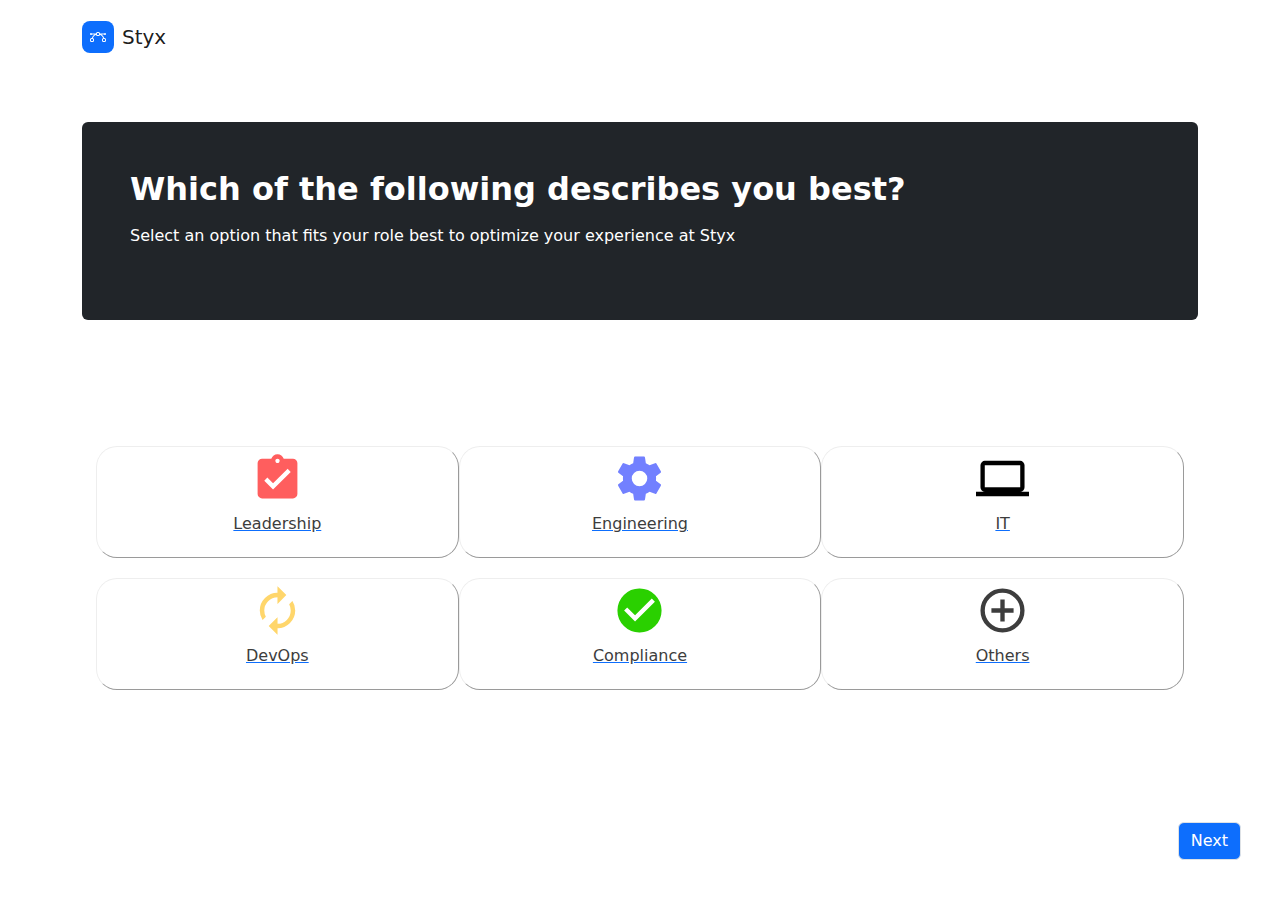
<file: styx-web/2.html>
<!DOCTYPE html>
<html lang="en">

<head>
    <meta charset="utf-8">
    <meta name="viewport" content="width=device-width, initial-scale=1.0, shrink-to-fit=no">
    <title>nd (Backup 1679340847978)</title>
    <link rel="stylesheet" href="assets/bootstrap/css/bootstrap.min.css">
    <link rel="stylesheet" href="assets/fonts/material-icons.min.css">
    <link rel="stylesheet" href="assets/css/Lightbox-Gallery-baguetteBox.min.css">
    <link rel="stylesheet" href="assets/css/Navbar-Centered-Links-icons.css">
</head>

<body>
    <nav class="navbar navbar-light navbar-expand-md py-3">
        <div class="container"><a class="navbar-brand d-flex align-items-center" href="#"><span class="bs-icon-sm bs-icon-rounded bs-icon-primary d-flex justify-content-center align-items-center me-2 bs-icon"><svg xmlns="http://www.w3.org/2000/svg" width="1em" height="1em" fill="currentColor" viewBox="0 0 16 16" class="bi bi-bezier">
                        <path fill-rule="evenodd" d="M0 10.5A1.5 1.5 0 0 1 1.5 9h1A1.5 1.5 0 0 1 4 10.5v1A1.5 1.5 0 0 1 2.5 13h-1A1.5 1.5 0 0 1 0 11.5v-1zm1.5-.5a.5.5 0 0 0-.5.5v1a.5.5 0 0 0 .5.5h1a.5.5 0 0 0 .5-.5v-1a.5.5 0 0 0-.5-.5h-1zm10.5.5A1.5 1.5 0 0 1 13.5 9h1a1.5 1.5 0 0 1 1.5 1.5v1a1.5 1.5 0 0 1-1.5 1.5h-1a1.5 1.5 0 0 1-1.5-1.5v-1zm1.5-.5a.5.5 0 0 0-.5.5v1a.5.5 0 0 0 .5.5h1a.5.5 0 0 0 .5-.5v-1a.5.5 0 0 0-.5-.5h-1zM6 4.5A1.5 1.5 0 0 1 7.5 3h1A1.5 1.5 0 0 1 10 4.5v1A1.5 1.5 0 0 1 8.5 7h-1A1.5 1.5 0 0 1 6 5.5v-1zM7.5 4a.5.5 0 0 0-.5.5v1a.5.5 0 0 0 .5.5h1a.5.5 0 0 0 .5-.5v-1a.5.5 0 0 0-.5-.5h-1z"></path>
                        <path d="M6 4.5H1.866a1 1 0 1 0 0 1h2.668A6.517 6.517 0 0 0 1.814 9H2.5c.123 0 .244.015.358.043a5.517 5.517 0 0 1 3.185-3.185A1.503 1.503 0 0 1 6 5.5v-1zm3.957 1.358A1.5 1.5 0 0 0 10 5.5v-1h4.134a1 1 0 1 1 0 1h-2.668a6.517 6.517 0 0 1 2.72 3.5H13.5c-.123 0-.243.015-.358.043a5.517 5.517 0 0 0-3.185-3.185z"></path>
                    </svg></span><span>Styx</span></a><button data-bs-toggle="collapse" class="navbar-toggler" data-bs-target="#navcol-3"><span class="visually-hidden">Toggle navigation</span><span class="navbar-toggler-icon"></span></button>
            <div class="collapse navbar-collapse" id="navcol-3">
                <ul class="navbar-nav mx-auto">
                    <li class="nav-item"></li>
                </ul>
            </div>
        </div>
    </nav>
    <section class="py-4 py-xl-5">
        <div class="container">
            <div class="text-white bg-dark border rounded border-0 p-4 p-md-5">
                <h2 class="fw-bold text-white mb-3">Which of the following describes you best?</h2>
                <p class="mb-4">Select an option that fits your role best to optimize your experience at Styx</p>
            </div>
        </div>
    </section>
    <section class="py-4 py-xl-5">
        <div class="container">
            <div class="row gx-2 gy-2 row-cols-1 row-cols-md-2 row-cols-xl-3" data-bss-baguettebox="" style="padding: 18px;">
                <div class="col" style="margin: 20px 0px 0px;border-width: 0.5px;border-style: outset;border-radius: 21px;padding: 5px;"><a href="https://cdn.bootstrapstudio.io/placeholders/1400x800.png">
                        <p style="text-align: center;color: rgb(61,61,61);"><i class="material-icons" style="height: 55px;width: 58px;font-size: 53px;color: rgb(255,94,94);">assignment_turned_in</i><br>Leadership</p>
                    </a></div>
                <div class="col" style="margin: 20px 0px 0px;border-width: 0.5px;border-style: outset;border-radius: 21px;padding: 5px;"><a href="https://cdn.bootstrapstudio.io/placeholders/1400x800.png">
                        <p style="text-align: center;color: rgb(61,61,61);"><i class="material-icons" style="height: 55px;width: 58px;font-size: 53px;color: rgb(114,128,255);">settings</i><br>Engineering</p>
                    </a></div>
                <div class="col" style="margin: 20px 0px 0px;border-width: 0.5px;border-style: outset;border-radius: 21px;padding: 5px;"><a href="https://cdn.bootstrapstudio.io/placeholders/1400x800.png">
                        <p style="text-align: center;color: rgb(61,61,61);"><i class="material-icons" style="height: 55px;width: 58px;font-size: 53px;color: rgb(0,0,0);">computer</i><br>IT</p>
                    </a></div>
                <div class="col" style="margin: 20px 0px 0px;border-width: 0.5px;border-style: outset;border-radius: 21px;padding: 5px;"><a href="https://cdn.bootstrapstudio.io/placeholders/1400x800.png">
                        <p style="text-align: center;color: rgb(61,61,61);"><i class="material-icons" style="height: 55px;width: 58px;font-size: 53px;color: rgb(255,214,107);">autorenew</i><br>DevOps</p>
                    </a></div>
                <div class="col" style="margin: 20px 0px 0px;border-width: 0.5px;border-style: outset;border-radius: 21px;padding: 5px;"><a href="https://cdn.bootstrapstudio.io/placeholders/1400x800.png">
                        <p style="text-align: center;color: rgb(61,61,61);"><i class="material-icons" style="height: 55px;width: 58px;font-size: 53px;color: rgb(42,208,0);">check_circle</i><br>Compliance</p>
                    </a></div>
                <div class="col" style="margin: 20px 0px 0px;border-width: 0.5px;border-style: outset;border-radius: 21px;padding: 5px;"><a href="https://cdn.bootstrapstudio.io/placeholders/1400x800.png">
                        <p style="text-align: center;color: rgb(61,61,61);"><i class="material-icons" style="height: 55px;width: 58px;font-size: 53px;">add_circle_outline</i><br>Others</p>
                    </a></div>
            </div>
        </div>
    </section><a href="3.html">
        <p style="text-align: right;"><button class="btn btn-primary text-center border rounded" type="button" style="display: inline-block;margin-left: 0px;margin-top: 66px;position: relative;margin-right: 39px;">Next</button></p>
    </a>
    <script src="assets/bootstrap/js/bootstrap.min.js"></script>
    <script src="assets/js/Lightbox-Gallery-baguetteBox.min.js"></script>
    <script src="assets/js/Lightbox-Gallery.js"></script>
</body>

</html>
</file>
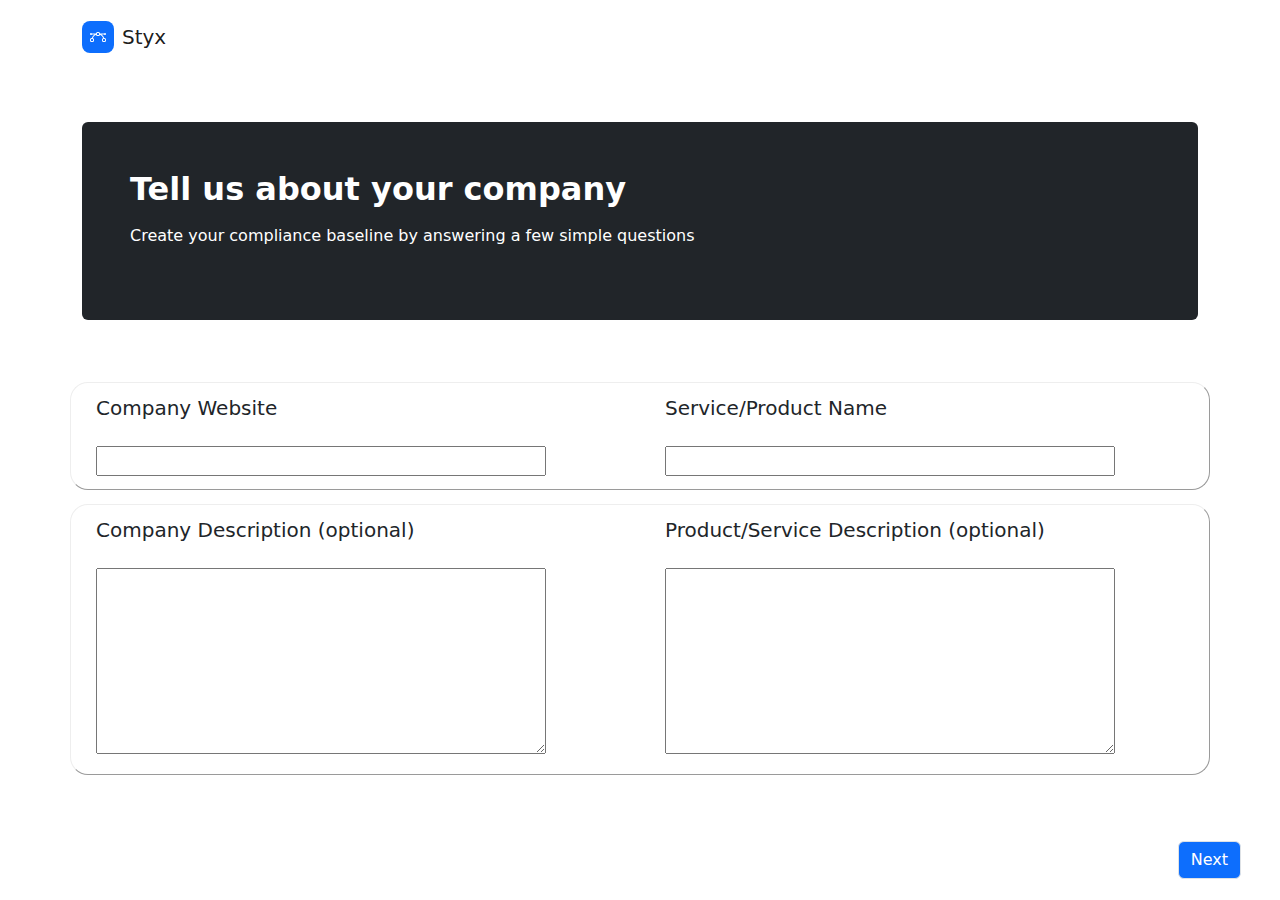
<file: styx-web/3.html>
<!DOCTYPE html>
<html lang="en">

<head>
    <meta charset="utf-8">
    <meta name="viewport" content="width=device-width, initial-scale=1.0, shrink-to-fit=no">
    <title>nd (Backup 1679340847978)</title>
    <link rel="stylesheet" href="assets/bootstrap/css/bootstrap.min.css">
    <link rel="stylesheet" href="assets/css/Lightbox-Gallery-baguetteBox.min.css">
    <link rel="stylesheet" href="assets/css/Navbar-Centered-Links-icons.css">
</head>

<body>
    <nav class="navbar navbar-light navbar-expand-md py-3">
        <div class="container"><a class="navbar-brand d-flex align-items-center" href="#"><span class="bs-icon-sm bs-icon-rounded bs-icon-primary d-flex justify-content-center align-items-center me-2 bs-icon"><svg xmlns="http://www.w3.org/2000/svg" width="1em" height="1em" fill="currentColor" viewBox="0 0 16 16" class="bi bi-bezier">
                        <path fill-rule="evenodd" d="M0 10.5A1.5 1.5 0 0 1 1.5 9h1A1.5 1.5 0 0 1 4 10.5v1A1.5 1.5 0 0 1 2.5 13h-1A1.5 1.5 0 0 1 0 11.5v-1zm1.5-.5a.5.5 0 0 0-.5.5v1a.5.5 0 0 0 .5.5h1a.5.5 0 0 0 .5-.5v-1a.5.5 0 0 0-.5-.5h-1zm10.5.5A1.5 1.5 0 0 1 13.5 9h1a1.5 1.5 0 0 1 1.5 1.5v1a1.5 1.5 0 0 1-1.5 1.5h-1a1.5 1.5 0 0 1-1.5-1.5v-1zm1.5-.5a.5.5 0 0 0-.5.5v1a.5.5 0 0 0 .5.5h1a.5.5 0 0 0 .5-.5v-1a.5.5 0 0 0-.5-.5h-1zM6 4.5A1.5 1.5 0 0 1 7.5 3h1A1.5 1.5 0 0 1 10 4.5v1A1.5 1.5 0 0 1 8.5 7h-1A1.5 1.5 0 0 1 6 5.5v-1zM7.5 4a.5.5 0 0 0-.5.5v1a.5.5 0 0 0 .5.5h1a.5.5 0 0 0 .5-.5v-1a.5.5 0 0 0-.5-.5h-1z"></path>
                        <path d="M6 4.5H1.866a1 1 0 1 0 0 1h2.668A6.517 6.517 0 0 0 1.814 9H2.5c.123 0 .244.015.358.043a5.517 5.517 0 0 1 3.185-3.185A1.503 1.503 0 0 1 6 5.5v-1zm3.957 1.358A1.5 1.5 0 0 0 10 5.5v-1h4.134a1 1 0 1 1 0 1h-2.668a6.517 6.517 0 0 1 2.72 3.5H13.5c-.123 0-.243.015-.358.043a5.517 5.517 0 0 0-3.185-3.185z"></path>
                    </svg></span><span>Styx</span></a><button data-bs-toggle="collapse" class="navbar-toggler" data-bs-target="#navcol-3"><span class="visually-hidden">Toggle navigation</span><span class="navbar-toggler-icon"></span></button>
            <div class="collapse navbar-collapse" id="navcol-3">
                <ul class="navbar-nav mx-auto">
                    <li class="nav-item"></li>
                </ul>
            </div>
        </div>
    </nav>
    <section class="py-4 py-xl-5">
        <div class="container">
            <div class="text-white bg-dark border rounded border-0 p-4 p-md-5">
                <h2 class="fw-bold text-white mb-3">Tell us about your company</h2>
                <p class="mb-4">Create your compliance baseline by answering a few simple questions</p>
            </div>
        </div>
    </section>
    <div class="container">
        <div class="row" style="margin-top: 14px;border-radius: 18px;border-width: 0.4px;border-style: outset;">
            <div class="col-xl-6">
                <h5 style="margin: 13px;">Company Website</h5><input type="text" style="width: 450px;margin: 13px;">
            </div>
            <div class="col">
                <h5 style="margin: 13px;">Service/Product Name</h5><input type="text" style="width: 450px;margin: 13px;">
            </div>
        </div>
        <div class="row" style="margin-top: 14px;border-radius: 18px;border-width: 0.4px;border-style: outset;">
            <div class="col-xl-6">
                <h5 style="margin: 13px;">Company Description (optional)</h5><textarea style="margin: 13px;width: 450px;height: 186px;"></textarea>
            </div>
            <div class="col">
                <h5 style="margin: 13px;">Product/Service Description (optional)</h5><textarea style="margin: 13px;width: 450px;height: 186px;"></textarea>
            </div>
        </div>
    </div><a href="4.html">
        <p style="text-align: right;"><button class="btn btn-primary text-center border rounded" type="button" style="display: inline-block;margin-left: 0px;margin-top: 66px;position: relative;margin-right: 39px;">Next</button></p>
    </a>
    <script src="assets/bootstrap/js/bootstrap.min.js"></script>
    <script src="assets/js/Lightbox-Gallery-baguetteBox.min.js"></script>
    <script src="assets/js/Lightbox-Gallery.js"></script>
</body>

</html>
</file>
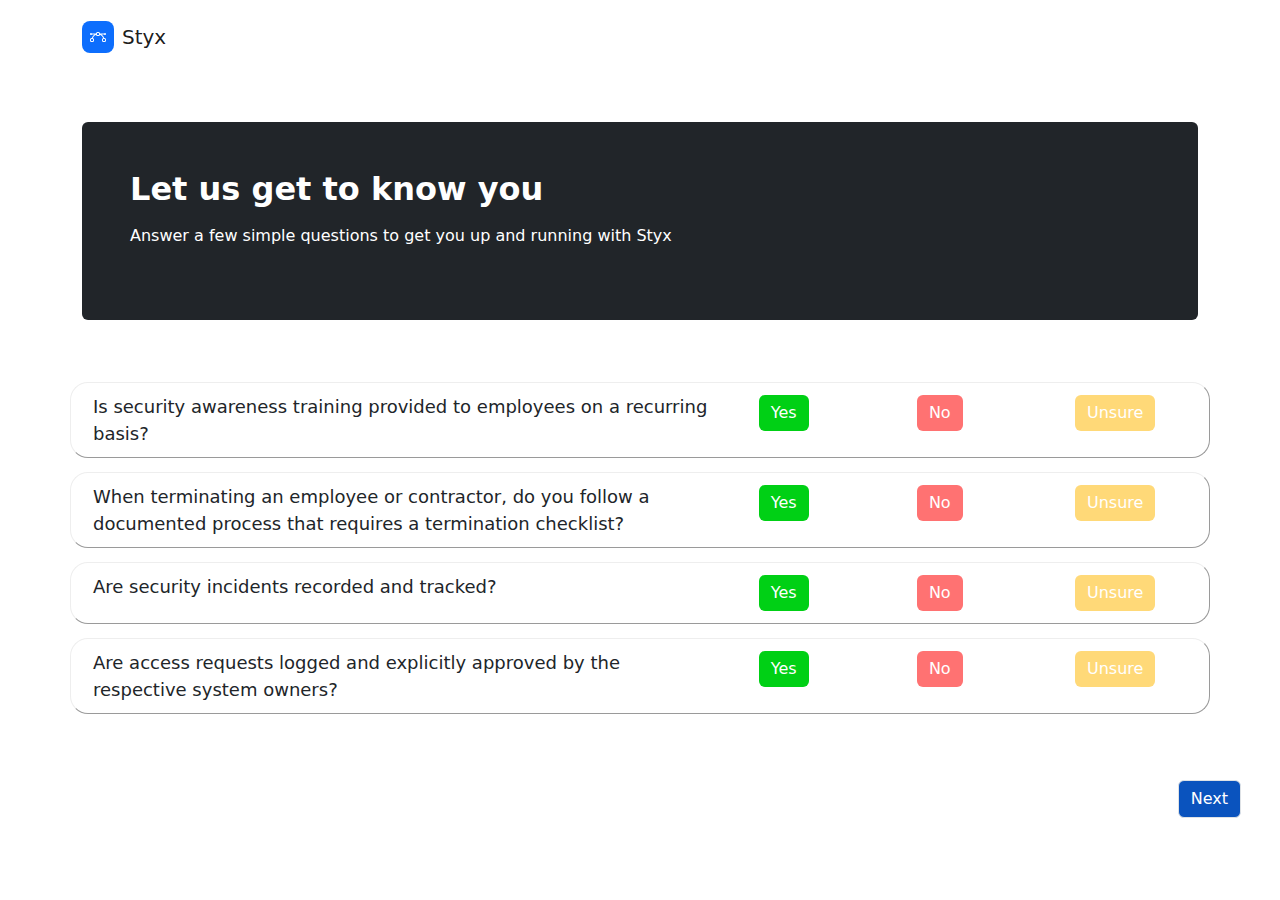
<file: styx-web/4.html>
<!DOCTYPE html>
<html lang="en">

<head>
    <meta charset="utf-8">
    <meta name="viewport" content="width=device-width, initial-scale=1.0, shrink-to-fit=no">
    <title>nd (Backup 1679340847978)</title>
    <link rel="stylesheet" href="assets/bootstrap/css/bootstrap.min.css">
    <link rel="stylesheet" href="assets/css/Lightbox-Gallery-baguetteBox.min.css">
    <link rel="stylesheet" href="assets/css/Navbar-Centered-Links-icons.css">
</head>

<body>
    <nav class="navbar navbar-light navbar-expand-md py-3">
        <div class="container"><a class="navbar-brand d-flex align-items-center" href="#"><span class="bs-icon-sm bs-icon-rounded bs-icon-primary d-flex justify-content-center align-items-center me-2 bs-icon"><svg xmlns="http://www.w3.org/2000/svg" width="1em" height="1em" fill="currentColor" viewBox="0 0 16 16" class="bi bi-bezier">
                        <path fill-rule="evenodd" d="M0 10.5A1.5 1.5 0 0 1 1.5 9h1A1.5 1.5 0 0 1 4 10.5v1A1.5 1.5 0 0 1 2.5 13h-1A1.5 1.5 0 0 1 0 11.5v-1zm1.5-.5a.5.5 0 0 0-.5.5v1a.5.5 0 0 0 .5.5h1a.5.5 0 0 0 .5-.5v-1a.5.5 0 0 0-.5-.5h-1zm10.5.5A1.5 1.5 0 0 1 13.5 9h1a1.5 1.5 0 0 1 1.5 1.5v1a1.5 1.5 0 0 1-1.5 1.5h-1a1.5 1.5 0 0 1-1.5-1.5v-1zm1.5-.5a.5.5 0 0 0-.5.5v1a.5.5 0 0 0 .5.5h1a.5.5 0 0 0 .5-.5v-1a.5.5 0 0 0-.5-.5h-1zM6 4.5A1.5 1.5 0 0 1 7.5 3h1A1.5 1.5 0 0 1 10 4.5v1A1.5 1.5 0 0 1 8.5 7h-1A1.5 1.5 0 0 1 6 5.5v-1zM7.5 4a.5.5 0 0 0-.5.5v1a.5.5 0 0 0 .5.5h1a.5.5 0 0 0 .5-.5v-1a.5.5 0 0 0-.5-.5h-1z"></path>
                        <path d="M6 4.5H1.866a1 1 0 1 0 0 1h2.668A6.517 6.517 0 0 0 1.814 9H2.5c.123 0 .244.015.358.043a5.517 5.517 0 0 1 3.185-3.185A1.503 1.503 0 0 1 6 5.5v-1zm3.957 1.358A1.5 1.5 0 0 0 10 5.5v-1h4.134a1 1 0 1 1 0 1h-2.668a6.517 6.517 0 0 1 2.72 3.5H13.5c-.123 0-.243.015-.358.043a5.517 5.517 0 0 0-3.185-3.185z"></path>
                    </svg></span><span>Styx</span></a><button data-bs-toggle="collapse" class="navbar-toggler" data-bs-target="#navcol-3"><span class="visually-hidden">Toggle navigation</span><span class="navbar-toggler-icon"></span></button>
            <div class="collapse navbar-collapse" id="navcol-3">
                <ul class="navbar-nav mx-auto">
                    <li class="nav-item"></li>
                </ul>
            </div>
        </div>
    </nav>
    <section class="py-4 py-xl-5">
        <div class="container">
            <div class="text-white bg-dark border rounded border-0 p-4 p-md-5">
                <h2 class="fw-bold text-white mb-3">Let us get to know you</h2>
                <p class="mb-4">Answer a few simple questions to get you up and running with Styx</p>
            </div>
        </div>
    </section>
    <div class="container">
        <div class="row" style="margin-top: 14px;border-radius: 18px;border-width: 0.4px;border-style: outset;">
            <div class="col-xl-7">
                <p style="font-size: 18px;margin: 10px;">Is security awareness training provided to employees on a recurring basis?</p>
            </div>
            <div class="col"><button class="btn btn-primary" type="button" style="background: rgb(0,208,21);border-style: none;margin: 12px;">Yes</button></div>
            <div class="col"><button class="btn btn-primary" type="button" style="background: rgb(255,114,114);border-style: none;margin: 12px;">No</button></div>
            <div class="col"><button class="btn btn-primary" type="button" style="background: rgb(255,217,120);border-style: none;margin: 12px;">Unsure</button></div>
        </div>
        <div class="row" style="margin-top: 14px;border-radius: 18px;border-width: 0.4px;border-style: outset;">
            <div class="col-xl-7">
                <p style="font-size: 18px;margin: 10px;">When terminating an employee or contractor, do you follow a documented process that requires a termination checklist?</p>
            </div>
            <div class="col"><button class="btn btn-primary" type="button" style="background: rgb(0,208,21);border-style: none;margin: 12px;">Yes</button></div>
            <div class="col"><button class="btn btn-primary" type="button" style="background: rgb(255,114,114);border-style: none;margin: 12px;">No</button></div>
            <div class="col"><button class="btn btn-primary" type="button" style="background: rgb(255,217,120);border-style: none;margin: 12px;">Unsure</button></div>
        </div>
        <div class="row" style="margin-top: 14px;border-radius: 18px;border-width: 0.4px;border-style: outset;">
            <div class="col-xl-7">
                <p style="font-size: 18px;margin: 10px;">Are security incidents recorded and tracked?</p>
            </div>
            <div class="col"><button class="btn btn-primary" type="button" style="background: rgb(0,208,21);border-style: none;margin: 12px;">Yes</button></div>
            <div class="col"><button class="btn btn-primary" type="button" style="background: rgb(255,114,114);border-style: none;margin: 12px;">No</button></div>
            <div class="col"><button class="btn btn-primary" type="button" style="background: rgb(255,217,120);border-style: none;margin: 12px;">Unsure</button></div>
        </div>
        <div class="row" style="margin-top: 14px;border-radius: 18px;border-width: 0.4px;border-style: outset;">
            <div class="col-xl-7">
                <p style="font-size: 18px;margin: 10px;">Are access requests logged and explicitly approved by the respective system owners?</p>
            </div>
            <div class="col"><button class="btn btn-primary" type="button" style="background: rgb(0,208,21);border-style: none;margin: 12px;">Yes</button></div>
            <div class="col"><button class="btn btn-primary" type="button" style="background: rgb(255,114,114);border-style: none;margin: 12px;">No</button></div>
            <div class="col"><button class="btn btn-primary" type="button" style="background: rgb(255,217,120);border-style: none;margin: 12px;">Unsure</button></div>
        </div>
    </div><a href="5.html">
        <p style="text-align: right;"><button class="btn btn-primary text-center border rounded" type="button" style="display: inline-block;margin-left: 0px;margin-top: 66px;position: relative;margin-right: 39px;background: var(--bs-btn-active-border-color);">Next</button></p>
    </a>
    <script src="assets/bootstrap/js/bootstrap.min.js"></script>
    <script src="assets/js/Lightbox-Gallery-baguetteBox.min.js"></script>
    <script src="assets/js/Lightbox-Gallery.js"></script>
</body>

</html>
</file>
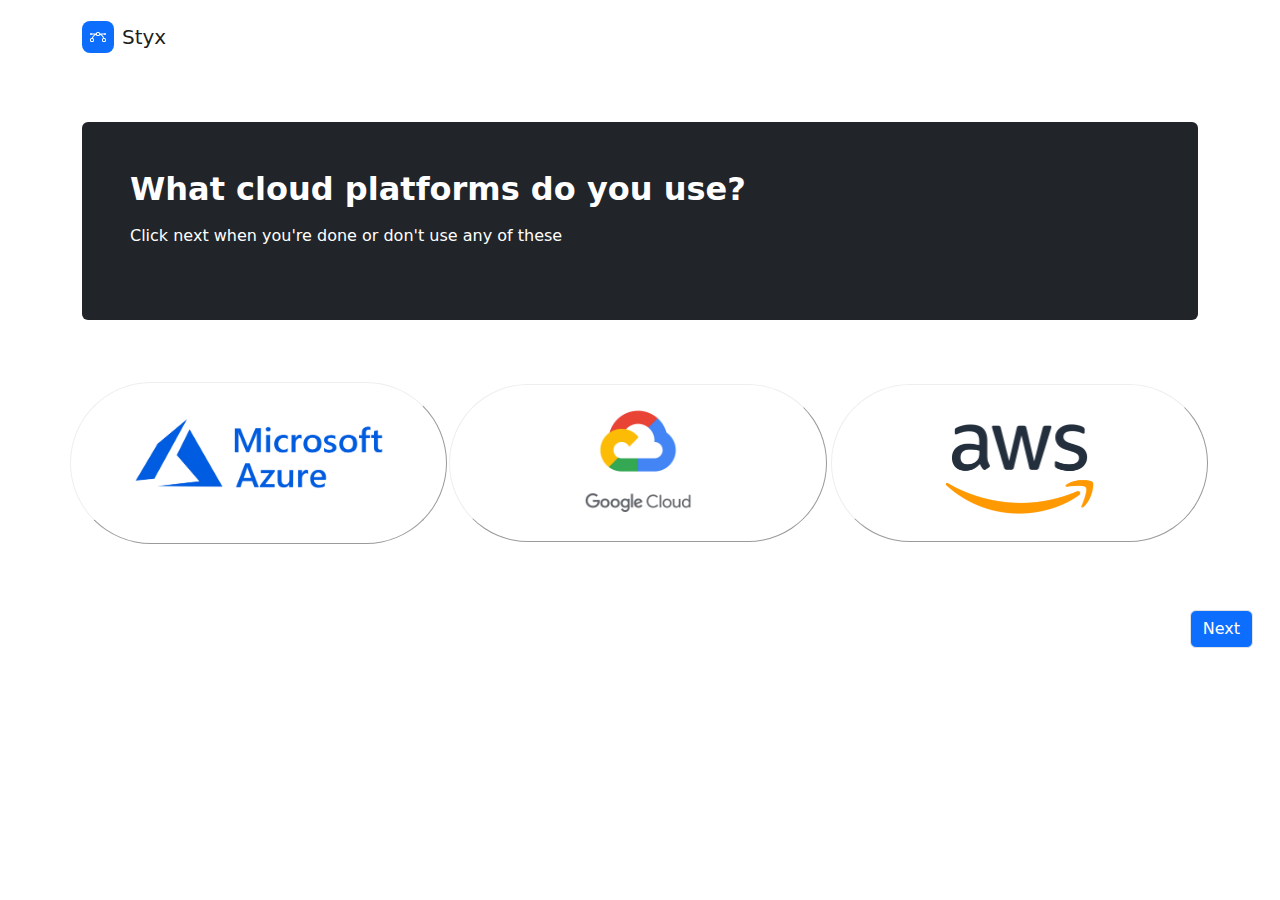
<file: styx-web/5.html>
<!DOCTYPE html>
<html lang="en">

<head>
    <meta charset="utf-8">
    <meta name="viewport" content="width=device-width, initial-scale=1.0, shrink-to-fit=no">
    <title>nd (Backup 1679340847978)</title>
    <link rel="stylesheet" href="assets/bootstrap/css/bootstrap.min.css">
    <link rel="stylesheet" href="assets/css/Lightbox-Gallery-baguetteBox.min.css">
    <link rel="stylesheet" href="assets/css/Navbar-Centered-Links-icons.css">
</head>

<body>
    <nav class="navbar navbar-light navbar-expand-md py-3">
        <div class="container"><a class="navbar-brand d-flex align-items-center" href="#"><span class="bs-icon-sm bs-icon-rounded bs-icon-primary d-flex justify-content-center align-items-center me-2 bs-icon"><svg xmlns="http://www.w3.org/2000/svg" width="1em" height="1em" fill="currentColor" viewBox="0 0 16 16" class="bi bi-bezier">
                        <path fill-rule="evenodd" d="M0 10.5A1.5 1.5 0 0 1 1.5 9h1A1.5 1.5 0 0 1 4 10.5v1A1.5 1.5 0 0 1 2.5 13h-1A1.5 1.5 0 0 1 0 11.5v-1zm1.5-.5a.5.5 0 0 0-.5.5v1a.5.5 0 0 0 .5.5h1a.5.5 0 0 0 .5-.5v-1a.5.5 0 0 0-.5-.5h-1zm10.5.5A1.5 1.5 0 0 1 13.5 9h1a1.5 1.5 0 0 1 1.5 1.5v1a1.5 1.5 0 0 1-1.5 1.5h-1a1.5 1.5 0 0 1-1.5-1.5v-1zm1.5-.5a.5.5 0 0 0-.5.5v1a.5.5 0 0 0 .5.5h1a.5.5 0 0 0 .5-.5v-1a.5.5 0 0 0-.5-.5h-1zM6 4.5A1.5 1.5 0 0 1 7.5 3h1A1.5 1.5 0 0 1 10 4.5v1A1.5 1.5 0 0 1 8.5 7h-1A1.5 1.5 0 0 1 6 5.5v-1zM7.5 4a.5.5 0 0 0-.5.5v1a.5.5 0 0 0 .5.5h1a.5.5 0 0 0 .5-.5v-1a.5.5 0 0 0-.5-.5h-1z"></path>
                        <path d="M6 4.5H1.866a1 1 0 1 0 0 1h2.668A6.517 6.517 0 0 0 1.814 9H2.5c.123 0 .244.015.358.043a5.517 5.517 0 0 1 3.185-3.185A1.503 1.503 0 0 1 6 5.5v-1zm3.957 1.358A1.5 1.5 0 0 0 10 5.5v-1h4.134a1 1 0 1 1 0 1h-2.668a6.517 6.517 0 0 1 2.72 3.5H13.5c-.123 0-.243.015-.358.043a5.517 5.517 0 0 0-3.185-3.185z"></path>
                    </svg></span><span>Styx</span></a><button data-bs-toggle="collapse" class="navbar-toggler" data-bs-target="#navcol-3"><span class="visually-hidden">Toggle navigation</span><span class="navbar-toggler-icon"></span></button>
            <div class="collapse navbar-collapse" id="navcol-3">
                <ul class="navbar-nav mx-auto">
                    <li class="nav-item"></li>
                </ul>
            </div>
        </div>
    </nav>
    <section class="py-4 py-xl-5">
        <div class="container">
            <div class="text-white bg-dark border rounded border-0 p-4 p-md-5">
                <h2 class="fw-bold text-white mb-3">What cloud platforms do you use?</h2>
                <p class="mb-4">Click next when you're done or don't use any of these</p>
            </div>
        </div>
    </section>
    <div class="container">
        <div class="row" style="margin-top: 14px;border-radius: 18px;border-width: 0.4px;border-style: none;">
            <div class="col" style="border-width: 0.5px;border-style: outset;border-radius: 158px;">
                <p style="text-align: center;"><img class="a" style="position: relative;width: 250px;margin: 0px;margin-left: 0px;margin-top: 0px;" src="assets/img/clipboard-image.png"></p>
            </div>
            <div class="col" style="margin: 2px;border-width: 0.5px;border-style: outset;border-radius: 158px;">
                <p style="text-align: center;"><img src="assets/img/clipboard-image-3.png" style="width: 140px;margin: 0px;margin-left: 0px;margin-top: 0px;"></p>
            </div>
            <div class="col" style="margin: 2px;border-width: 0.5px;border-style: outset;border-radius: 158px;">
                <p style="text-align: center;"><img src="assets/img/clipboard-image-4.png" style="width: 149px;margin: 0px;margin-left: 0px;margin-top: 39px;"></p>
            </div>
        </div>
    </div>
    <p style="text-align: right;"><a class="btn btn-primary text-center border rounded" role="button" style="display: inline-block;margin-left: 0px;margin-top: 66px;position: relative;margin-right: 27px;" href="dashboard/index.html">Next</a></p>
    <script src="assets/bootstrap/js/bootstrap.min.js"></script>
    <script src="assets/js/Lightbox-Gallery-baguetteBox.min.js"></script>
    <script src="assets/js/Lightbox-Gallery.js"></script>
</body>

</html>
</file>
<file: styx-web/assets/css/Navbar-Centered-Links-icons.css>
.bs-icon {
  --bs-icon-size: .75rem;
  display: flex;
  flex-shrink: 0;
  justify-content: center;
  align-items: center;
  font-size: var(--bs-icon-size);
  width: calc(var(--bs-icon-size) * 2);
  height: calc(var(--bs-icon-size) * 2);
  color: var(--bs-primary);
}

.bs-icon-xs {
  --bs-icon-size: 1rem;
  width: calc(var(--bs-icon-size) * 1.5);
  height: calc(var(--bs-icon-size) * 1.5);
}

.bs-icon-sm {
  --bs-icon-size: 1rem;
}

.bs-icon-md {
  --bs-icon-size: 1.5rem;
}

.bs-icon-lg {
  --bs-icon-size: 2rem;
}

.bs-icon-xl {
  --bs-icon-size: 2.5rem;
}

.bs-icon.bs-icon-primary {
  color: var(--bs-white);
  background: var(--bs-primary);
}

.bs-icon.bs-icon-primary-light {
  color: var(--bs-primary);
  background: rgba(var(--bs-primary-rgb), .2);
}

.bs-icon.bs-icon-semi-white {
  color: var(--bs-primary);
  background: rgba(255, 255, 255, .5);
}

.bs-icon.bs-icon-rounded {
  border-radius: .5rem;
}

.bs-icon.bs-icon-circle {
  border-radius: 50%;
}
</file>
